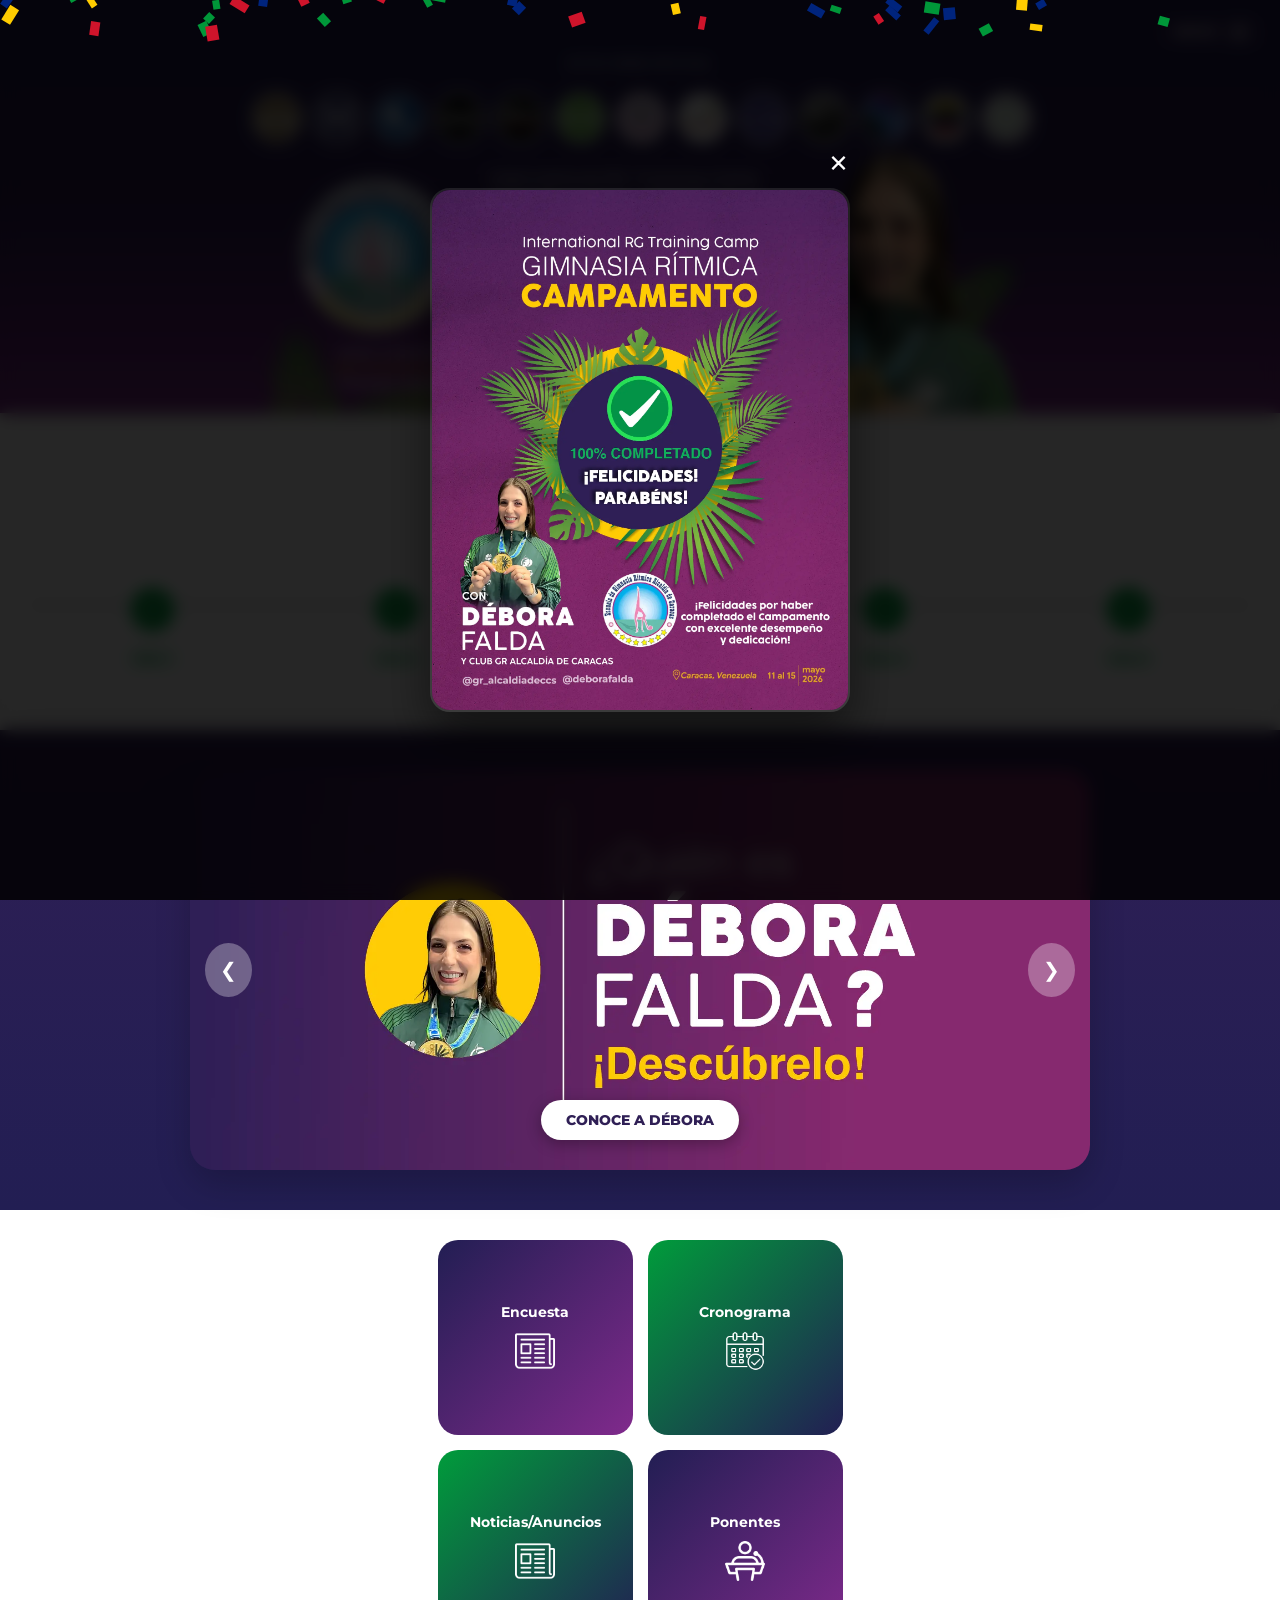
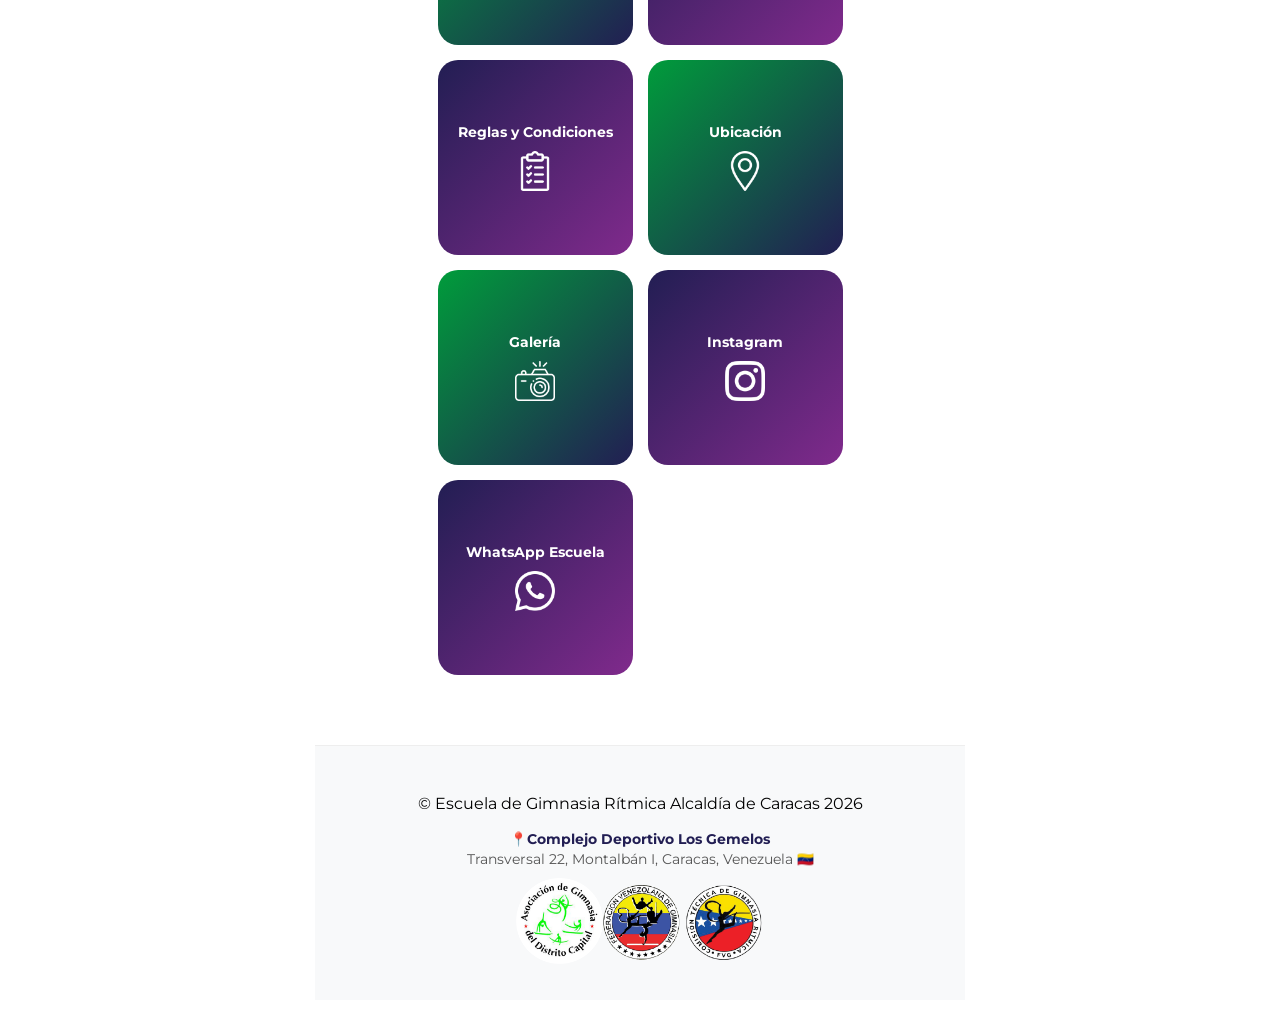
<file: index.html>
<!DOCTYPE html>
<html lang="es">
<head>
    <!-- Google tag (gtag.js) -->
<script async src="https://www.googletagmanager.com/gtag/js?id=G-EWKTLWK1FV"></script>
<script>
  window.dataLayer = window.dataLayer || [];
  function gtag(){dataLayer.push(arguments);}
  gtag('js', new Date());

  gtag('config', 'G-EWKTLWK1FV');
</script>
    <meta charset="UTF-8">
    <meta name="viewport" content="width=device-width, initial-scale=1.0">
    <title>GR Training Camp 2026 | Débora Falda</title>
    <link rel="stylesheet" href="css/style.css">
    <link rel="stylesheet" href="css/confetti.css">
    <link rel="stylesheet" href="css/popup.css">
    <link rel="stylesheet" href="css/livetracker.css">
    <link rel="stylesheet" href="css/toast.css">

    <link href="https://fonts.googleapis.com/css2?family=Montserrat:wght@400;700&display=swap" rel="stylesheet">
</head>
<body>



<canvas id="celebration-confetti-canvas" class="confetti-canvas-overlay"></canvas>



    <div class="menu-toggle" id="mobile-menu">
        <span class="menu-text">MENÚ</span>
        <div class="hamburger-lines">
            <span></span>
            <span></span>
            <span></span>
        </div>
    </div>

<header class="header">
    <span class="top-label">SITIO WEB OFICIAL</span>
    <img src="assets/banner-top.webp" alt="Banner" class="banner-img">
</header>


    <nav class="side-menu" id="side-menu">
    <div class="menu-header">
        <img src="assets/logo_alcaldiaccs.png" alt="Logo" class="menu-logo">
    </div>
    <ul class="menu-links">
        <li><a href="index.html"><img src="assets/icons/home.png" alt="Inicio" class="menu-icon">Inicio</a></li>
        <li><a href="cronograma.html"> <img src="assets/icons/calendar.png" alt="Inicio" class="menu-icon">Cronograma</a></li>
        <li><a href="speakers.html"> <img src="assets/icons/speaker.png" alt="Inicio" class="menu-icon">Ponentes</a></li>
        <li><a href="reglas.html"> <img src="assets/icons/rules.png" alt="Inicio" class="menu-icon">Reglamentos y Condiciones</a></li>
        <li><a href="ubicacion.html"> <img src="assets/icons/location.png" alt="Inicio" class="menu-icon">Ubicación</a></li>
        <li><a href="aliados.html"><img src="assets/icons/allies.png" alt="Inicio" class="menu-icon">Aliados</a></li>
        <li><a href="https://drive.google.com/drive/folders/1UGKyO4_4sRdnJH86louaYIsVn2MIFh9n?usp=drive_link" target="_blank"><img src="assets/icons/camera.png" alt="Inicio" class="menu-icon">Fotos</a></li>
        <li><a href="news.html"><img src="assets/icons/news.png" alt="Inicio" class="menu-icon">Noticias/Anuncios</a></li>
        <li><a href="#faq"><img src="assets/icons/qa.png" alt="Inicio" class="menu-icon">Preguntas Frecuentes</a></li>
        <li><a href="#faq"><img src="assets/icons/instagram.png" alt="Inicio" class="menu-icon">Instagram</a></li>
        <li><a href="debora.html"><img src="assets/icons/rg.png" alt="Inicio" class="menu-icon">Sobre Débora</a></li>
        <li><a href="#escuela"><img src="assets/icons/logo-alcaldia.jpg" alt="Inicio" class="menu-icon-special">Sobre el Club</a></li>
    </ul>
</nav>

<section class="live-tracker-container">
    <h1 class="tracker-title">CAMPAMENTO 100% COMPLETADO
        <span class="portuguese-subtitle">Missão cumprida! 100% concluído.</span>
    </h1>
    
    
    <div class="progress-bar-wrapper">
        <!-- DÍA 1 -->
        <div class="day-segment completed">
            <div class="status-marker">
                 <span class="check-icon">✓</span>
            </div>
            <span class="day-badge">Día 1</span>
        </div>

        <!-- DÍA 2 -->
        <div class="day-segment completed">
            <div class="status-marker">
                 <span class="check-icon">✓</span>
            </div>
            <span class="day-badge">Día 2</span>
        </div>

        <!-- DÍA 3 -->
        <div class="day-segment completed">
            <div class="status-marker">
                 <span class="check-icon">✓</span>
            </div>
            <span class="day-badge">Día 3</span>
        </div>

        <!-- DÍA 4 -->
        <div class="day-segment completed">
            <div class="status-marker">
                 <span class="check-icon">✓</span>
            </div>
            <span class="day-badge">Día 4</span>
        </div>

        <!-- DÍA 5 -->
        <div class="day-segment completed">
            <div class="status-marker">
                 <span class="check-icon">✓</span>
            </div>
            <span class="day-badge">Día 5</span>
        </div>
        
        <!-- Línea de fondo -->
        <div class="progress-line"></div>
    </div>
</section>


<section class="hero-slider-container">
    <div class="slider">
        <div class="slides">
            <!-- SLIDE DE DÉBORA (Nuevo) -->
            <div class="slide-item">
                <img src="assets/galeria/webp/slide_debora.webp" alt="¿Quién es Débora?">
                <div class="slide-overlay">
                    <a href="debora.html" class="slide-btn">CONOCE A DÉBORA</a>
                </div>
            </div>

            <div class="slide-item">
                <img src="assets/brazil_venezuela.png" alt="Foto 1">
                <!-- SLIDE 1
                <div class="slide-overlay">
                    <a href="news.html" class="slide-btn">Ver Noticias</a>
                </div> -->
            </div>

            <!-- SLIDE 2 -->
            <div class="slide-item">
                <img src="assets/inscripciones_abiertas.png" alt="Foto 3">
                <!-- SLIDE 
                <div class="slide-overlay">
                    <a href="reglas.html" class="slide-btn">Inscribirse</a>
                </div>1 -->
            </div>

            <!-- SLIDE 3 -->
            <div class="slide-item">
                <img src="assets/te_esperamos.png" alt="Foto 2">
            </div>

            <!-- SLIDE 4 -->
            <div class="slide-item">
                <img src="assets/campamento_autorizado.png" alt="Foto 4">
            </div>
        </div>
        
        <button class="prev" id="prevBtn">❮</button>
        <button class="next" id="nextBtn">❯</button>
    </div>
</section>


<div class="menu-overlay" id="menu-overlay"></div>



    <main class="container">
    <div class="bento-grid">

        <a href="https://forms.gle/XTE4q5QKKJuzQQEC9" target="_blank" class="bento-item item-1">
            <span>Encuesta</span>
            <img src="assets/icons/news.png" alt="Encuesta">
        </a>

        <a href="cronograma.html" class="bento-item item-2">
            <span>Cronograma</span>
            <img src="assets/icons/calendar.png" alt="Cronograma">
        </a>
        
        <a href="news.html" class="bento-item item-3">
            <span>Noticias/Anuncios</span>
            <img src="assets/icons/news.png" alt="Noticias/Anuncios">
        </a>

        <a href="speakers.html" class="bento-item item-4">
            <span>Ponentes</span>
            <img src="assets/icons/speaker.png" alt="Ponentes">
        </a>

         <a href="reglas.html" class="bento-item item-5">
            <span>Reglas y Condiciones</span>
            <img src="assets/icons/rules.png" alt="Reglas">
        </a>

        <a href="ubicacion.html" class="bento-item item-6">
            <span>Ubicación</span>
            <img src="assets/icons/location.png" alt="Ubicación">
        </a>


        <div class="bento-item item-7" id="btn-fotos">
            <span>Galería</span>
            <img src="assets/icons/camera.png" alt="Fotos">
        </div>

        <a href="https://www.instagram.com/gr_alcaldiadeccs" target="_blank" class="bento-item item-8">
            <span>Instagram</span>
            <img src="assets/icons/instagram.png" alt="Instagram">
        </a>

        <a href="https://wa.me/584126114927 " target="_blank" class="bento-item item-9">
            <span>WhatsApp Escuela</span>
            <img src="assets/icons/whatsapp.png" alt="WhatsApp">
        </a>

       
    </div>

    <div class="days-grid" id="grid-fotos">
        <h2>Descargar fotos</h2>
        <a href="https://drive.google.com/drive/folders/1Rs9687LRIrpU_h9WC3MrGdBv7uyxT5SP?usp=drive_link" target="_blank" class="day-card"><img src="assets/icons/camera.png" alt="Cámara"><span>Día 1</span></a>
        <a href="https://drive.google.com/drive/folders/1aZlLjX0qqn9OSNXcGFZJ8u2tUr5d9ffn?usp=sharing" target="_blank" class="day-card"><img src="assets/icons/camera.png" alt="Cámara"><span>Día 2</span></a>
        <a href="https://drive.google.com/drive/folders/1qR2_Se7geZBpXX7ZhZ94_CtKgC287wHe?usp=drive_link" class="day-card"><img src="assets/icons/camera.png" alt="Cámara"><span>Día 3</span></a>
        <a href="https://drive.google.com/drive/folders/1RduOWgmUcD6RB-giyx27B5ZTuPzo6tuh?usp=drive_link" class="day-card"><img src="assets/icons/camera.png" alt="Cámara"><span>Día 4</span></a>
        <a href="https://drive.google.com/drive/folders/1i12Z-iiZZ7t7cm_3M28Bnaz8bgfCuHXg?usp=drive_link" class="day-card"><img src="assets/icons/camera.png" alt="Cámara"><span>Día 5</span></a>
    </div>

    
    <footer class="main-footer">
        <p>&copy;  Escuela de Gimnasia Rítmica Alcaldía de Caracas 2026</p>
        <a href="https://maps.app.goo.gl/v8vh84R9nfTWKJ5R6" target="_blank" style="text-decoration: none; color: inherit;">
   <address>
       <strong>📍Complejo Deportivo Los Gemelos</strong><br>
        Transversal 22, Montalbán I, Caracas, Venezuela 🇻🇪
   </address>
</a>
<img src="assets/autorizados_logos.png" alt="Campamento Autorizado por la FVG" class="autorizados-logos">
    </footer>
</main>

<div id="welcome-modal" class="modal-overlay">
    <div class="modal-container">
        <span class="close-modal" id="close-welcome">&times;</span>
        <img src="assets/galeria/webp/parabens.webp" alt="Bienvenido al Campamento" class="welcome-image">
    </div>
</div>

<script>
    (function() {
        window.addEventListener('load', function() {
            var modal = document.getElementById('welcome-modal');
            var closeBtn = document.getElementById('close-welcome');


            if (sessionStorage.getItem('welcomeShown')) {
                modal.style.display = 'none';
                return; 
            }


            modal.classList.add('active');

            var closeModal = function() {
                modal.classList.remove('active');
                setTimeout(function() {
                    modal.style.display = 'none';
                }, 500);
                
          
                sessionStorage.setItem('welcomeShown', 'true');
            };

            closeBtn.onclick = closeModal;
            modal.onclick = function(event) {
                if (event.target === modal) closeModal();
            };
        });
    })();
</script>
<div id="toast-container" style="position: fixed; bottom: 20px; left: 20px; z-index: 99999; display: flex; flex-direction: column; gap: 10px; pointer-events: none;"></div>


<script>
    function showToast(message, storageKey, duration = 9000) {

         if (sessionStorage.getItem(storageKey)) {
        return; 
    }
        const container = document.getElementById('toast-container');
        const toast = document.createElement('div');
        
     
        toast.style.background = "rgba(45, 52, 54, 0.98)";
        toast.style.color = "white";
        toast.style.padding = "16px 24px";
        toast.style.borderRadius = "12px";
        toast.style.fontFamily = "'Montserrat', sans-serif";
        toast.style.fontSize = "0.9rem";
        toast.style.fontWeight = "600";
        toast.style.boxShadow = "0 10px 30px rgba(0,0,0,0.3)";
        toast.style.display = "flex";
        toast.style.alignItems = "center";
        toast.style.gap = "12px";
        toast.style.borderLeft = "5px solid #8e44ad"; 
        toast.style.transition = "all 0.5s ease";
        toast.style.transform = "translateX(-120%)";
        toast.style.pointerEvents = "auto";

        toast.innerHTML = `<span>🔔</span> <span>${message}</span>`;
        container.appendChild(toast);

       
        setTimeout(() => {
            toast.style.transform = "translateX(0)";
        }, 100);

       
        setTimeout(() => {
        toast.style.transform = "translateX(-120%)";
        setTimeout(() => {
            toast.remove();
          
            sessionStorage.setItem(storageKey, 'true');
        }, 600);
    }, duration);
}
    
    window.addEventListener('load', function() {
        console.log("Toast system initialized"); 
        setTimeout(() => {
            showToast("🎉🎉 ¡Felicidades por completar el Campamento! 🎉🎉");
        }, 3000); 

        setTimeout(() => {
            showToast("¡Esperamos que lo hayas disfrutado al máximo!");
        }, 5000);
        
    });
</script>

<script>
document.addEventListener("DOMContentLoaded", () => {
    const canvas = document.getElementById('celebration-confetti-canvas');
    if (!canvas) return;

    const ctx = canvas.getContext('2d');
    const VZ_BR_COLORS = ['#FFCC00', '#00247D', '#CF142B', '#009739'];
    
    let animationFrameId;
    let spawnIntervalId;
    let particles = [];
    const isMobile = window.innerWidth < 600;


    function resizeCanvas() {
        canvas.width = window.innerWidth;
        canvas.height = window.innerHeight;
    }
    resizeCanvas();
    window.addEventListener('resize', resizeCanvas);


    class ConfettiParticle {
        constructor() {
            this.x = Math.random() * canvas.width;
            this.y = Math.random() * -50 - 20; 
            this.width = Math.random() * 6 + (isMobile ? 4 : 6);
            this.height = Math.random() * 10 + (isMobile ? 5 : 8);
            this.color = VZ_BR_COLORS[Math.floor(Math.random() * VZ_BR_COLORS.length)];
            this.speedY = Math.random() * 2 + (isMobile ? 1.5 : 2.5);
            this.speedX = Math.random() * 1.5 - 0.75; 
            this.rotation = Math.random() * 360;
            this.rotationSpeed = Math.random() * 4 - 2;
        }

        update() {
            this.y += this.speedY;
            this.x += this.speedX;
            this.rotation += this.rotationSpeed;
        }

        draw() {
            ctx.save();
            ctx.translate(this.x + this.width / 2, this.y + this.height / 2);
            ctx.rotate((this.rotation * Math.PI) / 180);
            ctx.fillStyle = this.color;
            ctx.fillRect(-this.width / 2, -this.height / 2, this.width, this.height);
            ctx.restore();
        }
    }


    function spawnParticles() {
        const count = isMobile ? 1 : 3;
        for (let i = 0; i < count; i++) {
            particles.push(new ConfettiParticle());
        }
    }
    spawnIntervalId = setInterval(spawnParticles, isMobile ? 150 : 80);


    function renderLoop() {
        ctx.clearRect(0, 0, canvas.width, canvas.height); 

        for (let i = particles.length - 1; i >= 0; i--) {
            const p = particles[i];
            p.update();
            p.draw();

     
            if (p.y > canvas.height + 20) {
                particles.splice(i, 1);
            }
        }

        animationFrameId = requestAnimationFrame(renderLoop);
    }
    renderLoop();


    setTimeout(() => {
        clearInterval(spawnIntervalId); 
        
   
        setTimeout(() => {
            cancelAnimationFrame(animationFrameId);
            canvas.remove();
            console.log("Confetti Canvas Engine: Wiped cleanly to save mobile battery.");
        }, 5000);
    }, 180000); 
});

</script>

    <script src="js/script.js"></script>
</body>
</html>
</file>
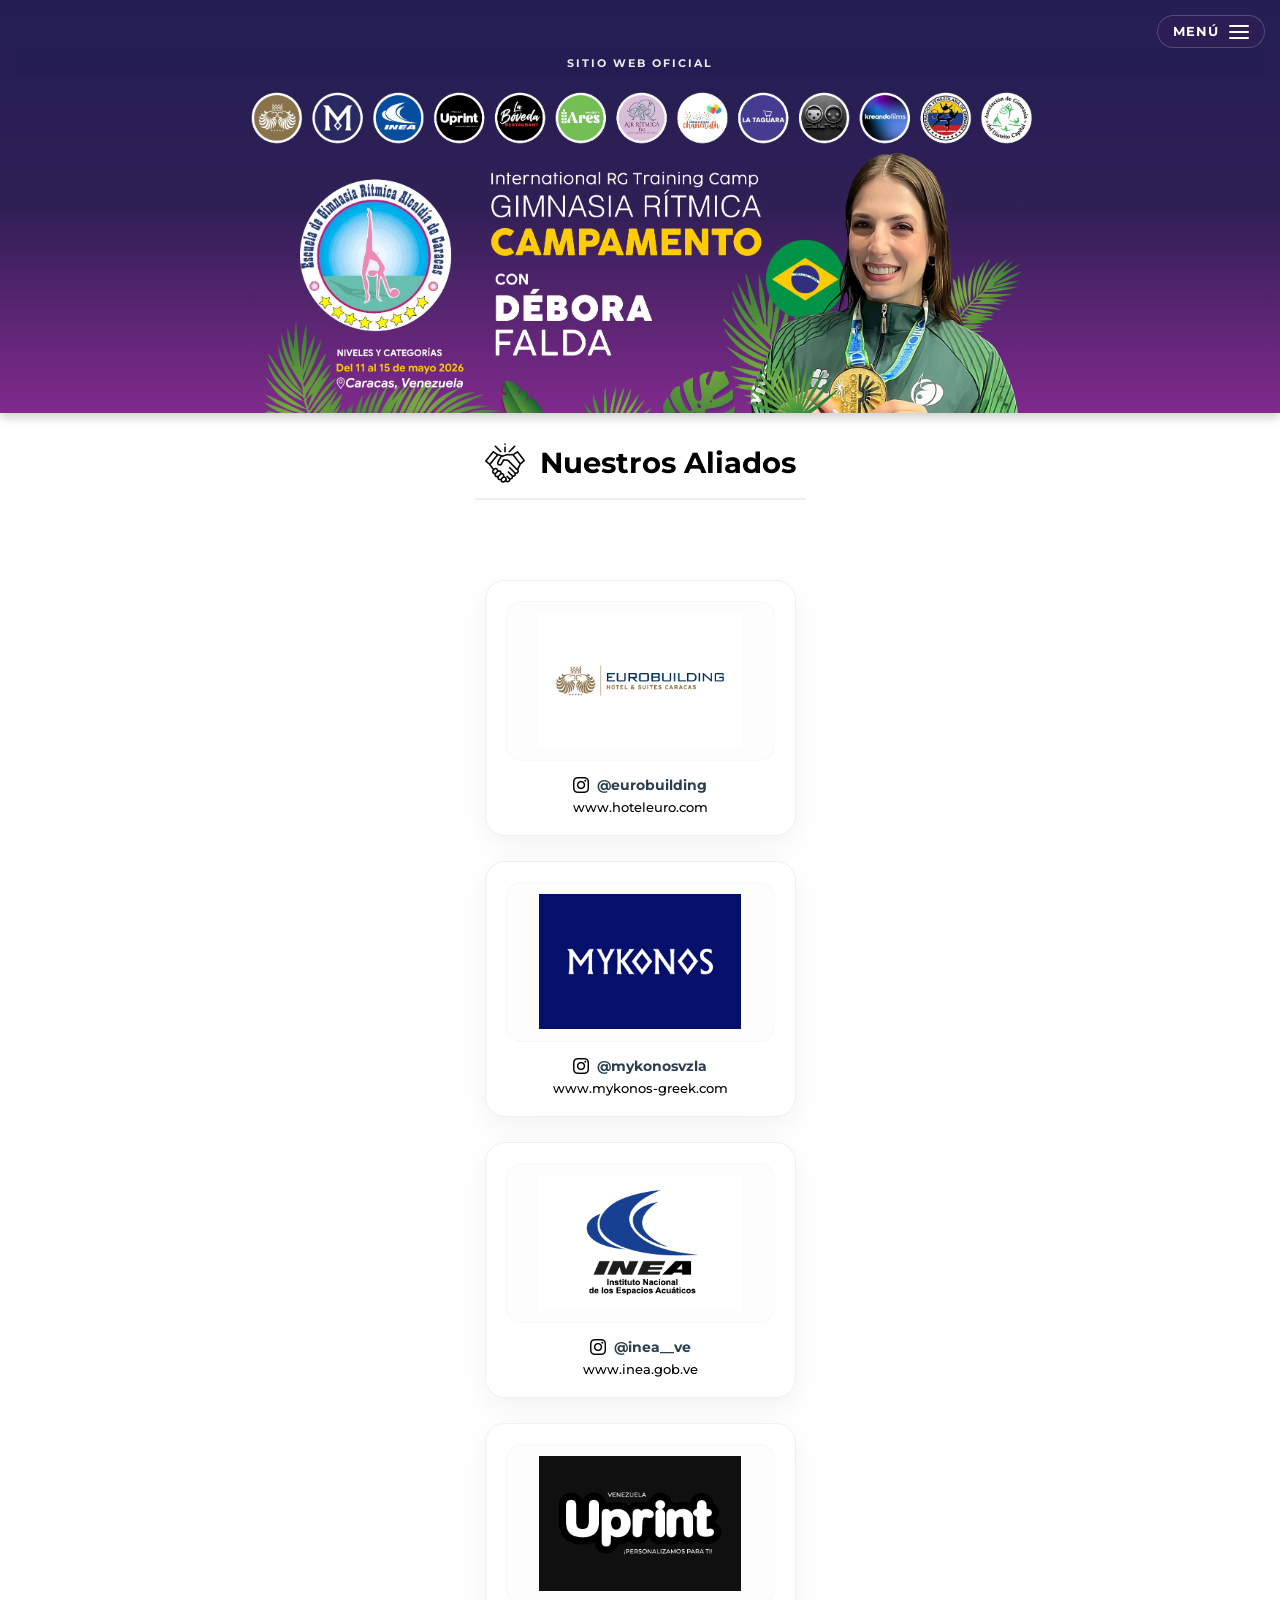
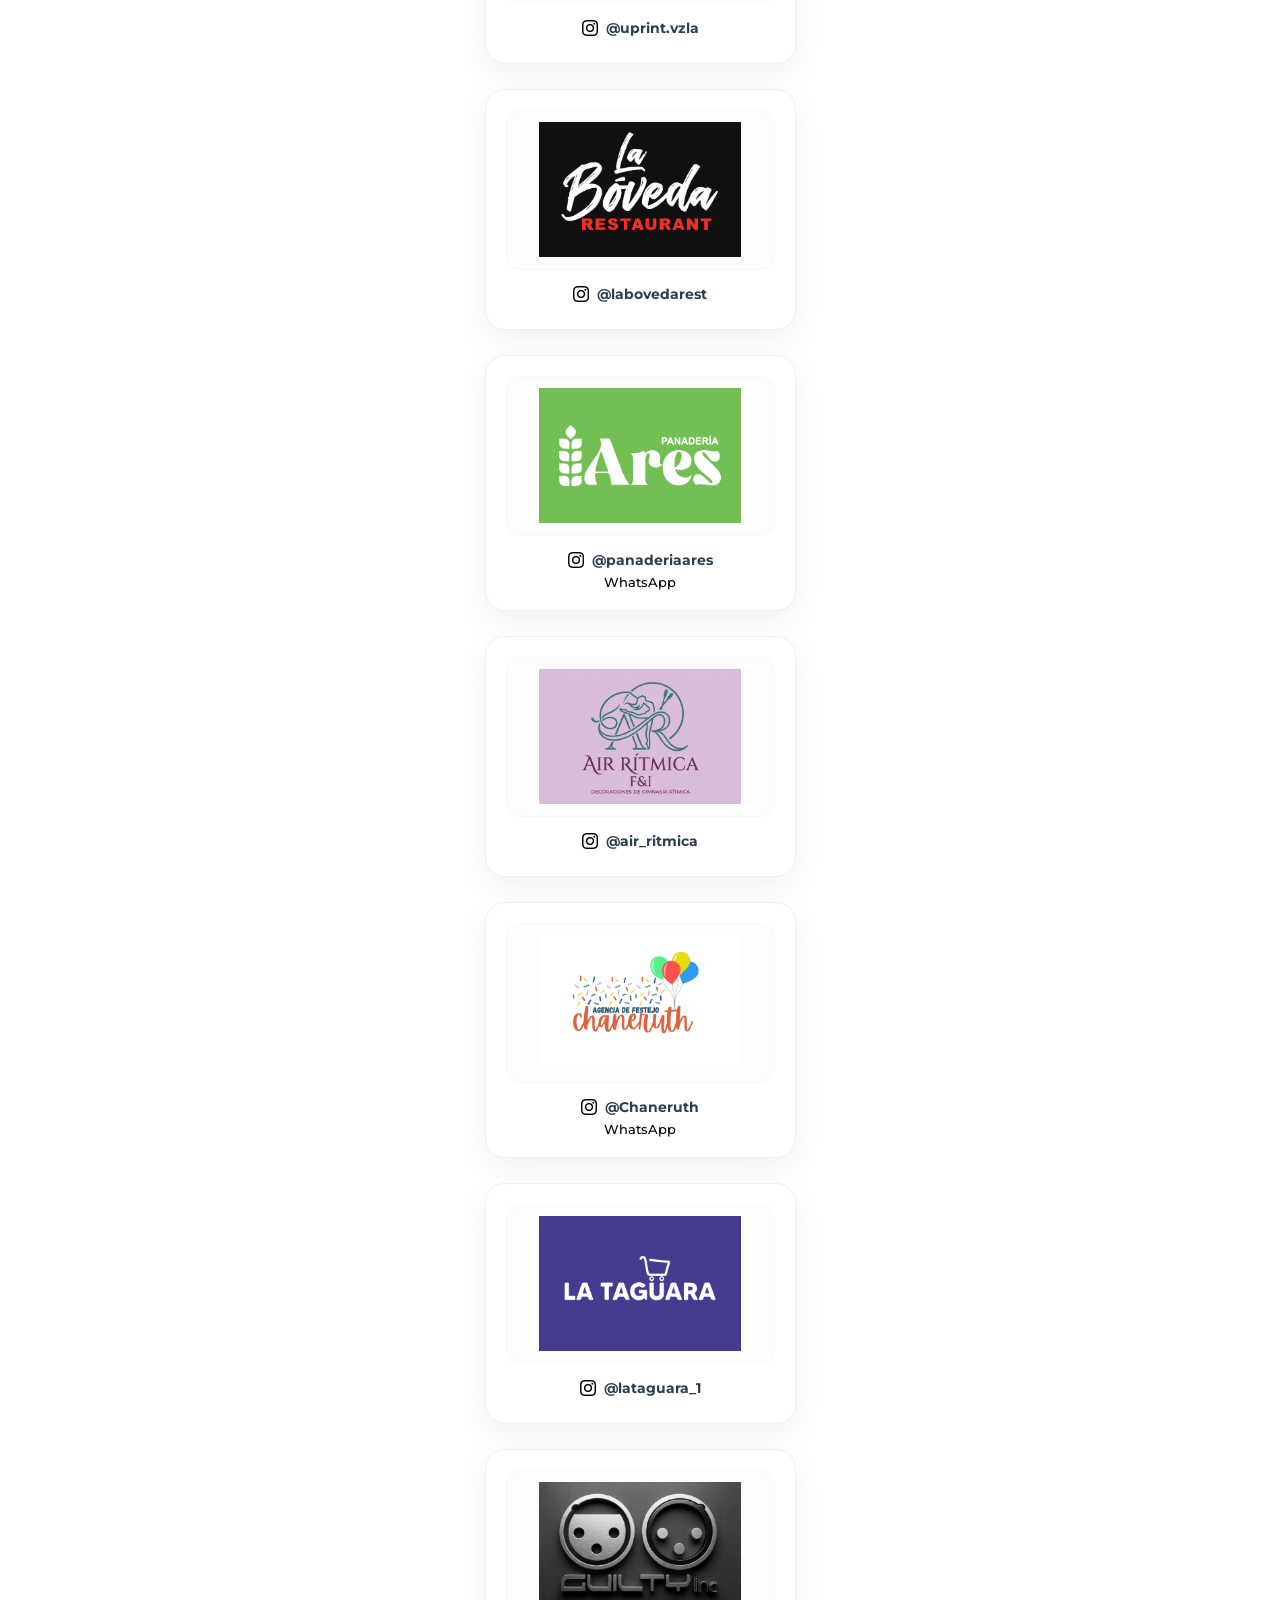
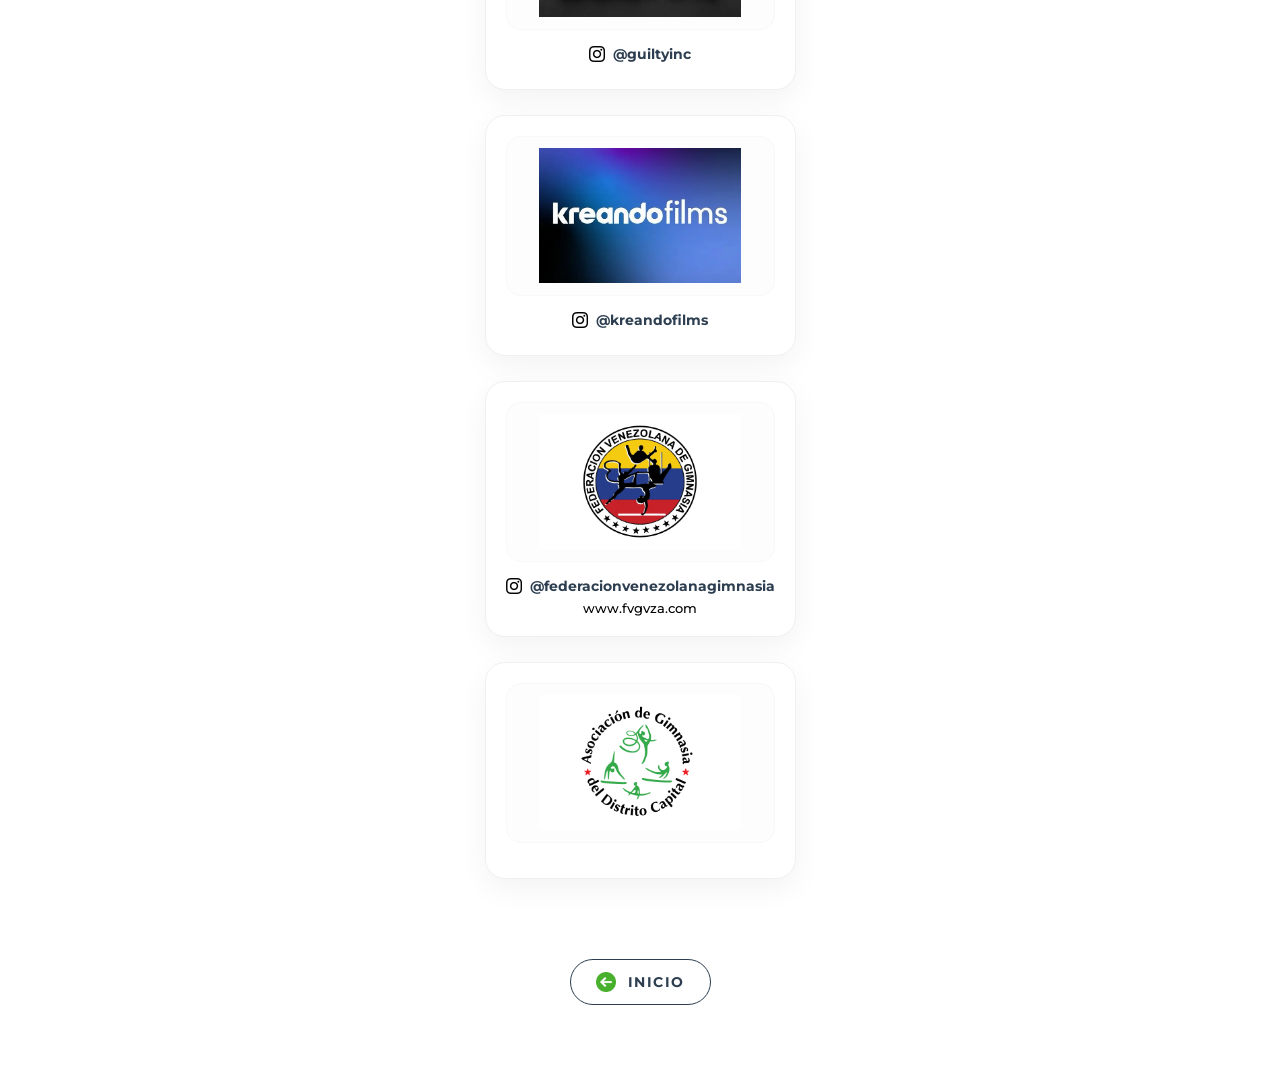
<file: aliados.html>
<html>
    <html lang="es">
<head>
    <meta charset="UTF-8">
    <meta name="viewport" content="width=device-width, initial-scale=1.0">
    <title>GR Training Camp 2026 | Débora Falda</title>
    <link rel="stylesheet" href="css/style.css">
    <link rel="stylesheet" href="css/aliados.css">
    <link href="https://fonts.googleapis.com/css2?family=Montserrat:wght@400;700&display=swap" rel="stylesheet">
</head>

    <body>

        <div class="menu-toggle" id="mobile-menu">
        <span class="menu-text">MENÚ</span>
        <div class="hamburger-lines">
            <span></span>
            <span></span>
            <span></span>
        </div>
    </div>

<header class="header">
    <span class="top-label">SITIO WEB OFICIAL</span>
    <img src="assets/banner-top.webp" alt="Banner" class="banner-img">
</header>

<nav class="side-menu" id="side-menu">
    <div class="menu-header">
        <img src="assets/logo_alcaldiaccs.png" alt="Logo" class="menu-logo">
    </div>
    <ul class="menu-links">
        <li><a href="index.html"><img src="assets/icons/home.png" alt="Inicio" class="menu-icon">Inicio</a></li>
        <li><a href="cronograma.html"> <img src="assets/icons/calendar.png" alt="Inicio" class="menu-icon">Cronograma</a></li>
        <li><a href="speakers.html"> <img src="assets/icons/speaker.png" alt="Inicio" class="menu-icon">Ponentes</a></li>
        <li><a href="reglas.html"> <img src="assets/icons/rules.png" alt="Inicio" class="menu-icon">Reglamentos y Condiciones</a></li>
        <li><a href="ubicacion.html"> <img src="assets/icons/location.png" alt="Inicio" class="menu-icon">Ubicación</a></li>
        <li><a href="aliados.html"><img src="assets/icons/allies.png" alt="Inicio" class="menu-icon">Aliados</a></li>
        <li><a href="https://drive.google.com/drive/folders/1UGKyO4_4sRdnJH86louaYIsVn2MIFh9n?usp=drive_link" target="_blank"><img src="assets/icons/camera.png" alt="Inicio" class="menu-icon">Fotos</a></li>
        <li><a href="news.html"><img src="assets/icons/news.png" alt="Inicio" class="menu-icon">Noticias/Anuncios</a></li>
        <li><a href="#faq"><img src="assets/icons/qa.png" alt="Inicio" class="menu-icon">Preguntas Frecuentes</a></li>
        <li><a href="#insta"><img src="assets/icons/instagram.png" alt="Inicio" class="menu-icon">Instagram</a></li>
        <li><a href="debora.html"><img src="assets/icons/rg.png" alt="Inicio" class="menu-icon">Sobre Débora</a></li>
        <li><a href="#escuela"><img src="assets/icons/logo-alcaldia.jpg" alt="Inicio" class="menu-icon-special">Sobre el Club</a></li>
    </ul>
</nav>


        <main class="container">
    <header class="section-header">
        <img src="assets/icons/allies.png" alt="Icon" class="header-icon">
        <h1 class="page-title">Nuestros Aliados</h1>
    </header>

    <div class="allies-grid">
        <!-- 1 - EUROBUILDING -->

        <div class="ally-card">
            <div class="logo-box">
                <img src="assets/galeria/webp/eurobuilding.png" alt="Hotel Eurobuilding" class="ally-logo">
            </div>
            <div class="ally-info">
                <div class="ally-instagram">
                    <img src="assets/icons/instagram.png" alt="IG" class="mini-icon">
                    <a href="https://instagram.com/eurobuilding" target="_blank">@eurobuilding</a>
                </div>
                <a href="https://hoteleuro.com/" class="ally-web" target="_blank">www.hoteleuro.com</a>
            </div>
        </div>

          <!-- 2 - MYKONOS -->
        <div class="ally-card">
            <div class="logo-box">
                <img src="assets/galeria/webp/mykonos.png" alt="Mykonos" class="ally-logo">
            </div>
            <div class="ally-info">
                <div class="ally-instagram">
                    <img src="assets/icons/instagram.png" alt="IG" class="mini-icon">
                    <a href="https://instagram.com/mykonosvzla" target="_blank">@mykonosvzla</a>
                </div>
                <!-- Only shows if they have a website -->
                <a href="https://mykonos-greek.com" class="ally-web" target="_blank">www.mykonos-greek.com</a>
            </div>
        </div>
        

        <!-- 3 INEA -->
        <div class="ally-card">
            <div class="logo-box">
                <img src="assets/galeria/webp/inea.png" alt="INEA" class="ally-logo">
            </div>
            <div class="ally-info">
                <div class="ally-instagram">
                    <img src="assets/icons/instagram.png" alt="IG" class="mini-icon">
                    <a href="https://instagram.com/inea__ve" target="_blank">@inea__ve</a>
                </div>
                <a href="https://www.inea.gob.ve/" class="ally-web" target="_blank">www.inea.gob.ve</a>
            </div>
        </div>

        <!-- 4 Uprint -->

        <div class="ally-card">
            <div class="logo-box">
                <img src="assets/galeria/webp/uprint.png" alt="Uprint Venezuela" class="ally-logo">
            </div>
            <div class="ally-info">
                <div class="ally-instagram">
                    <img src="assets/icons/instagram.png" alt="IG" class="mini-icon">
                    <a href="https://instagram.com/uprint.vzla" target="_blank">@uprint.vzla</a>
                </div>
            </div>
        </div>

        <!-- 5 La Boveda RESTAURANT -->

        <div class="ally-card">
            <div class="logo-box">
                <img src="assets/galeria/webp/boveda_restaurant.png" alt="La Bóveda Restaurant" class="ally-logo">
            </div>
            <div class="ally-info">
                <div class="ally-instagram">
                    <img src="assets/icons/instagram.png" alt="IG" class="mini-icon">
                    <a href="https://instagram.com/labovedarest" target="_blank">@labovedarest</a>
                </div>
            </div>
        </div>

        <!-- 6 Ares Panadería -->

        <div class="ally-card">
            <div class="logo-box">
                <img src="assets/galeria/webp/ares_panaderia.png" alt="Ares Panadería" class="ally-logo">
            </div>
            <div class="ally-info">
                <div class="ally-instagram">
                    <img src="assets/icons/instagram.png" alt="IG" class="mini-icon">
                    <a href="https://instagram.com/panaderiaares" target="_blank">@panaderiaares</a>
                </div>
                <a href="https://wa.me/584242581280" class="ally-web" target="_blank">WhatsApp</a>
            </div>
        </div>

        
        <!-- 7 Air Ritmica -->

        <div class="ally-card">
            <div class="logo-box">
                <img src="assets/galeria/webp/air_ritmica.png" alt="Air Rítmica F&I" class="ally-logo">
            </div>
            <div class="ally-info">
                <div class="ally-instagram">
                    <img src="assets/icons/instagram.png" alt="IG" class="mini-icon">
                    <a href="https://instagram.com/air_ritmica" target="_blank">@air_ritmica</a>
                </div>
            </div>
        </div>

        <!-- 8 Chaneruth Agencia Festejos -->

        <div class="ally-card">
            <div class="logo-box">
                <img src="assets/galeria/webp/chaneruth_agencia.png" alt="Chaneruth Agencia de Festejos" class="ally-logo">
            </div>
            <div class="ally-info">
                <div class="ally-instagram">
                    <img src="assets/icons/instagram.png" alt="IG" class="mini-icon">
                    <a href="https://instagram.com/chaneruth" target="_blank">@Chaneruth</a>
                </div>
                <a href="https://wa.me/584129293995" class="ally-web" target="_blank">WhatsApp</a>
            </div>
        </div>

        <!-- 9 La Taguara -->

        <div class="ally-card">
            <div class="logo-box">
                <img src="assets/galeria/webp/taguara.png" alt="La Taguara" class="ally-logo">
            </div>
            <div class="ally-info">
                <div class="ally-instagram">
                    <img src="assets/icons/instagram.png" alt="IG" class="mini-icon">
                    <a href="https://instagram.com/lataguara_1" target="_blank">@lataguara_1</a>
                </div>
            </div>
        </div>

        <!-- 10 Guilty Inc -->

        <div class="ally-card">
            <div class="logo-box">
                <img src="assets/galeria/webp/guiltyinc.webp" alt="Guilty Inc. Producciones" class="ally-logo">
            </div>
            <div class="ally-info">
                <div class="ally-instagram">
                    <img src="assets/icons/instagram.png" alt="IG" class="mini-icon">
                    <a href="https://instagram.com/guiltyinc" target="_blank">@guiltyinc</a>
                </div>
            </div>
        </div>


         <!-- 11 Kreando Films -->

        <div class="ally-card">
            <div class="logo-box">
                <img src="assets/galeria/webp/kreandofilms.webp" alt="Kreandofilms" class="ally-logo">
            </div>
            <div class="ally-info">
                <div class="ally-instagram">
                    <img src="assets/icons/instagram.png" alt="IG" class="mini-icon">
                    <a href="https://instagram.com/kreandofilms" target="_blank">@kreandofilms</a>
                </div>
            </div>
        </div>

        <!-- 12 FVG -->

        <div class="ally-card">
            <div class="logo-box">
                <img src="assets/galeria/webp/fvg.png" alt="Federación Venezolana de Gimnasia" class="ally-logo">
            </div>
            <div class="ally-info">
                <div class="ally-instagram">
                    <img src="assets/icons/instagram.png" alt="IG" class="mini-icon">
                    <a href="https://instagram.com/federacionvenezolanagimnasia" target="_blank">@federacionvenezolanagimnasia</a>
                </div>
                <a href="https://fvgvza.com" class="ally-web" target="_blank">www.fvgvza.com</a>
            </div>
        </div>

        <!-- 13 Asociación -->

        <div class="ally-card">
            <div class="logo-box">
                <img src="assets/galeria/webp/asociacion.png" alt="Asociación de Gimnasia del Distrito Capital" class="ally-logo">
            </div>
            <div class="ally-info">
            </div>
        </div>
        
    </div>

     <div class="back-home-wrapper">
        <a href="index.html" class="btn-back-home">
            <img src="assets/icons/left-arrow.png" alt="Back" class="back-icon">
            <span>INICIO</span>
        </a>
    </div>
</main>
 <script src="js/script.js"></script>
    </body>
</html>
</file>
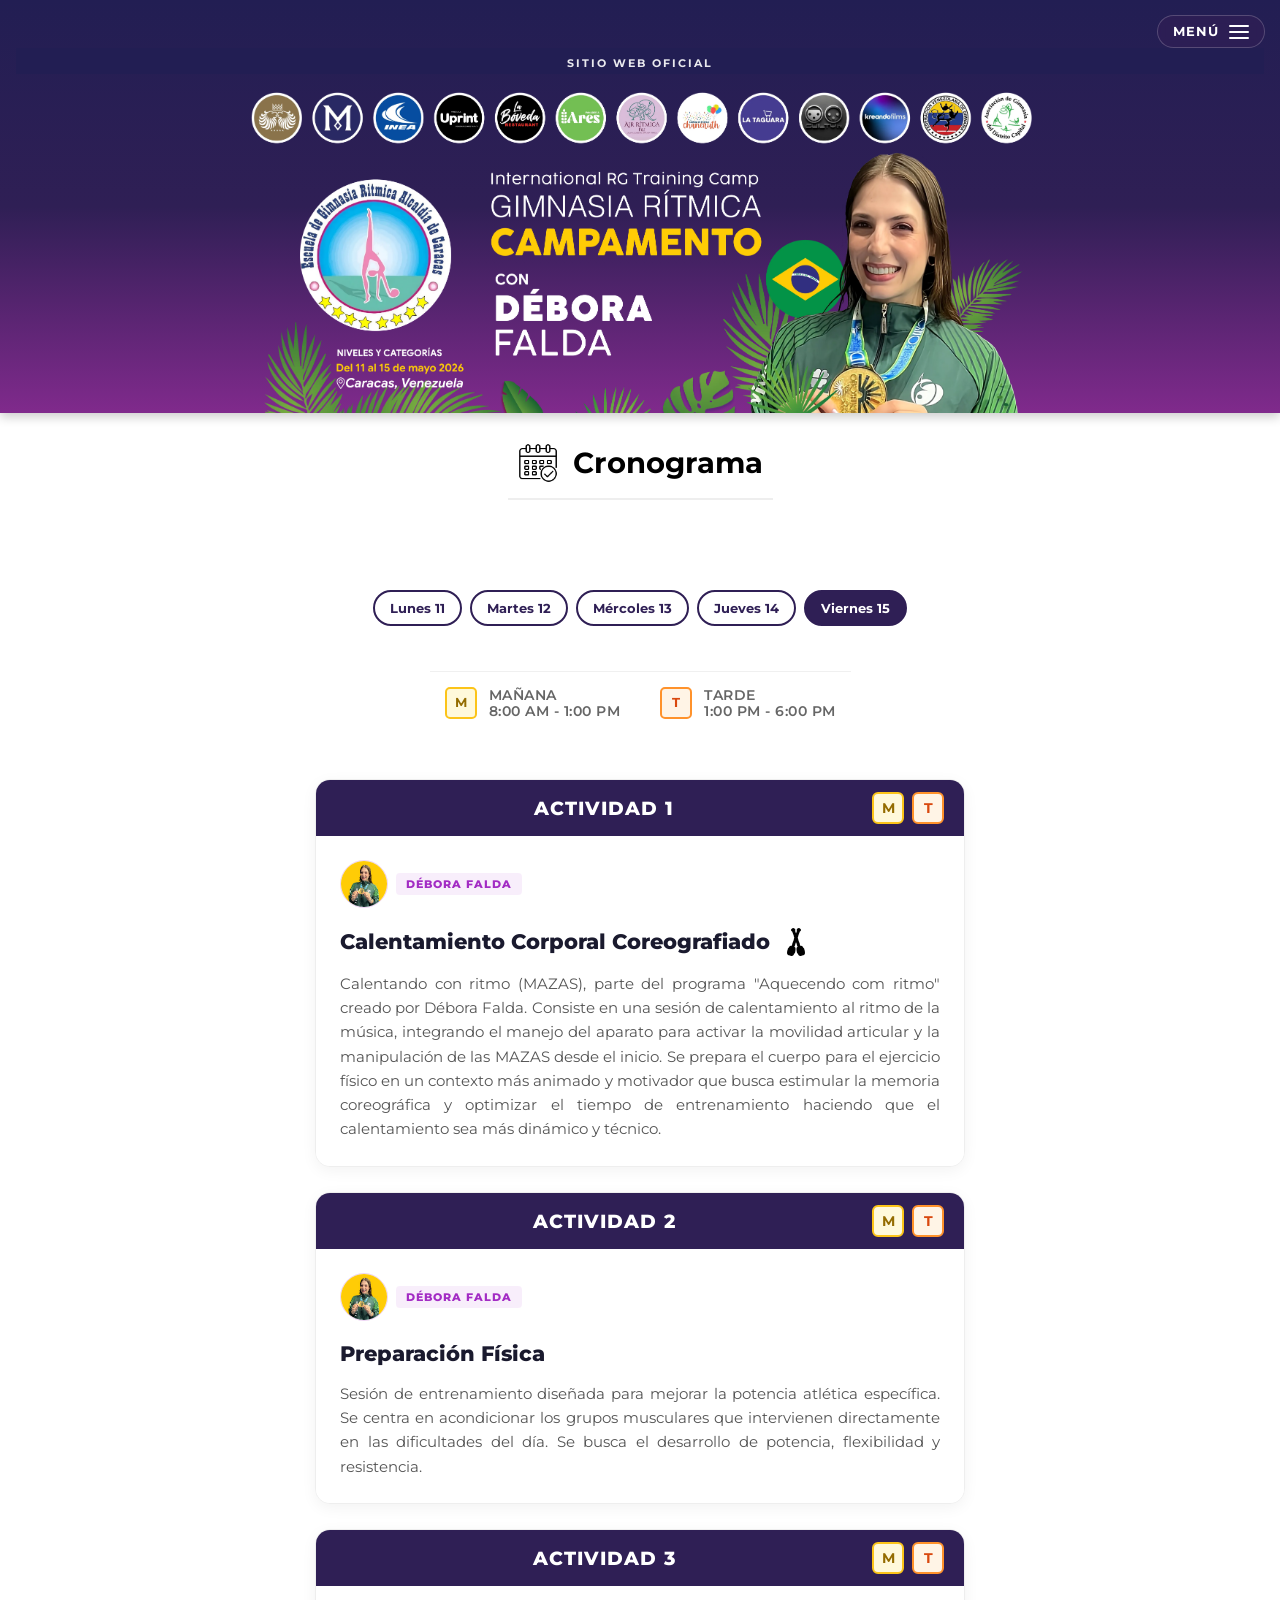
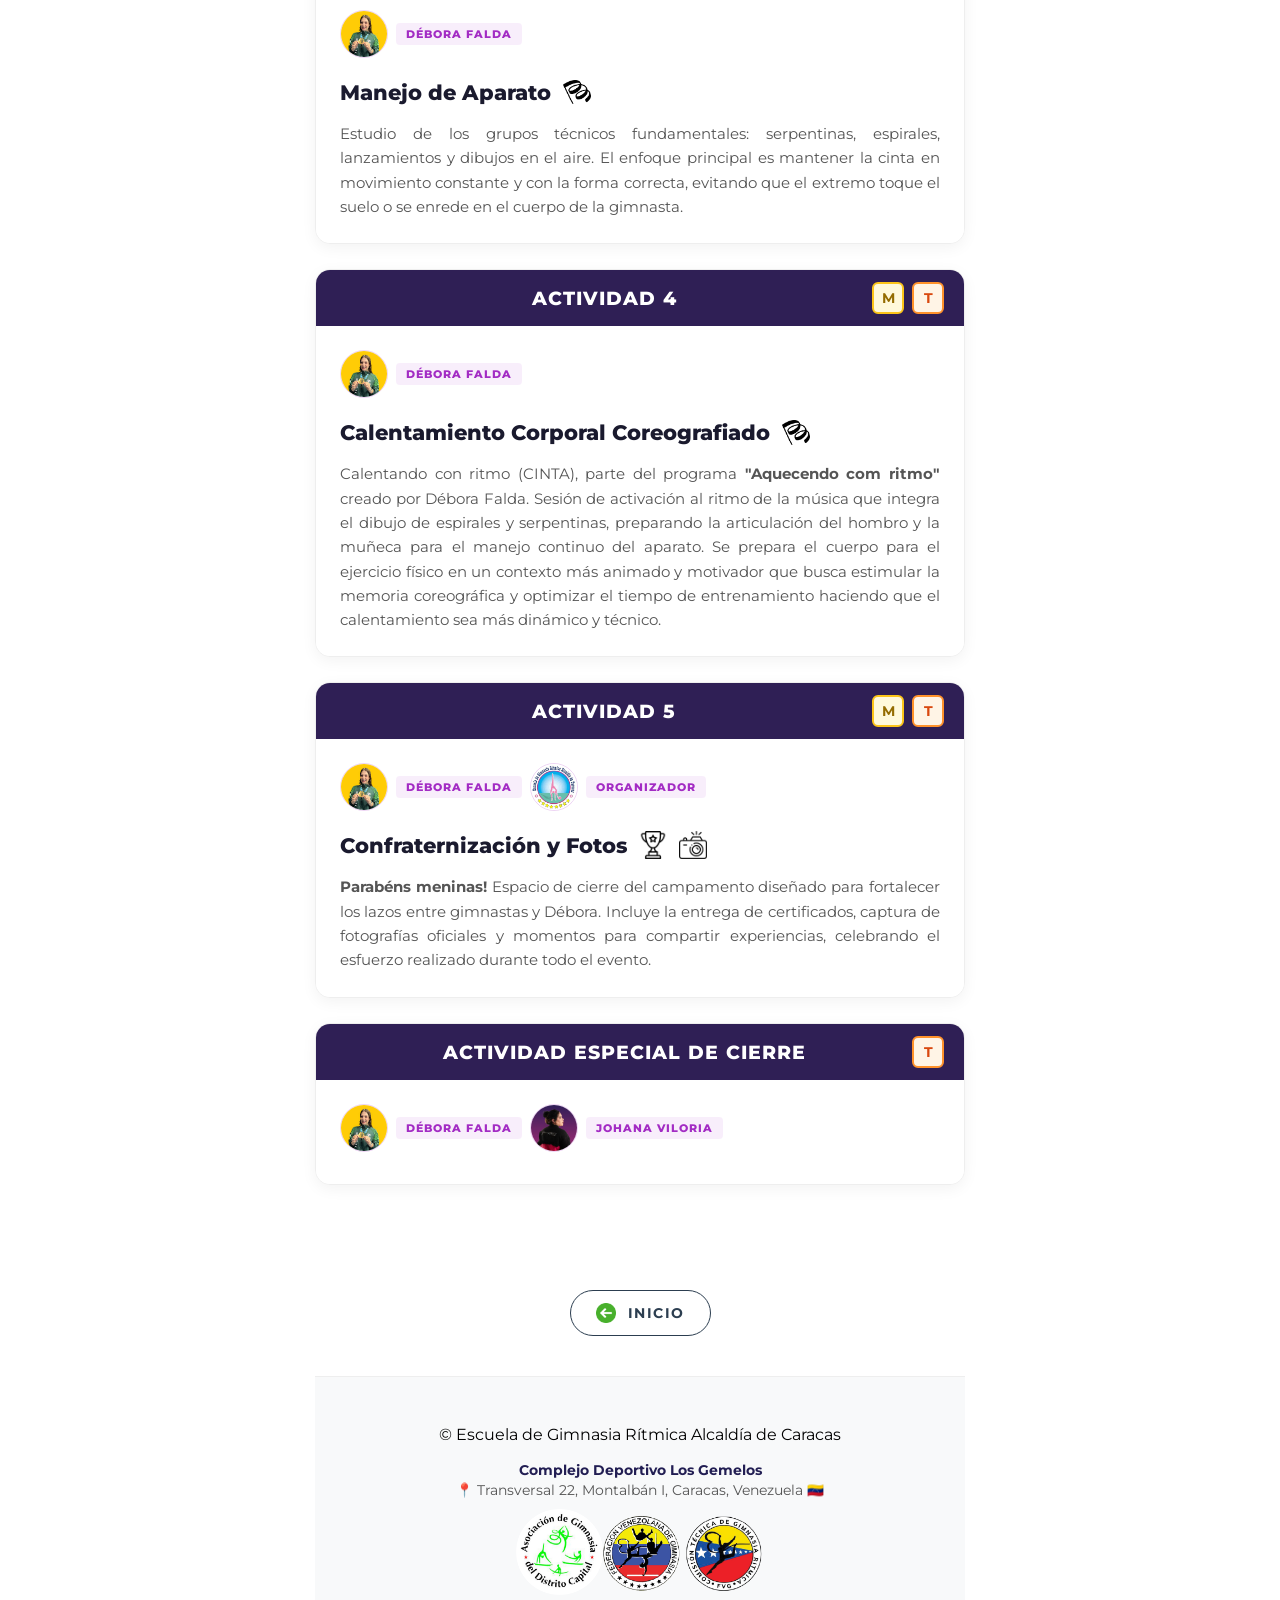
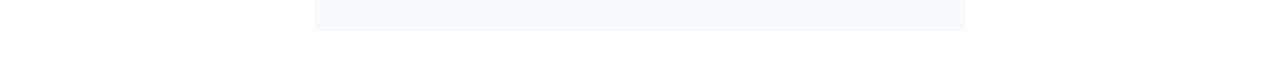
<file: cronograma.html>
<!DOCTYPE html>
<html lang="es">
<head>

    <!-- Google tag (gtag.js) -->
<script async src="https://www.googletagmanager.com/gtag/js?id=G-EWKTLWK1FV"></script>
<script>
  window.dataLayer = window.dataLayer || [];
  function gtag(){dataLayer.push(arguments);}
  gtag('js', new Date());

  gtag('config', 'G-EWKTLWK1FV');
</script>
    <meta charset="UTF-8">
    <meta name="viewport" content="width=device-width, initial-scale=1.0">
    <title>GR Training Camp 2026 | Débora Falda</title>
    <link rel="stylesheet" href="css/style.css">
    <link rel="stylesheet" href="css/cronograma.css">
    <link href="https://fonts.googleapis.com/css2?family=Montserrat:wght@400;700&display=swap" rel="stylesheet">
</head>
<body>

    <div class="menu-toggle" id="mobile-menu">
        <span class="menu-text">MENÚ</span>
        <div class="hamburger-lines">
            <span></span>
            <span></span>
            <span></span>
        </div>
    </div>

<nav class="side-menu" id="side-menu">
    <div class="menu-header">
        <img src="assets/logo_alcaldiaccs.png" alt="Logo" class="menu-logo">
    </div>
    <ul class="menu-links">
        <li><a href="index.html"><img src="assets/icons/home.png" alt="Inicio" class="menu-icon">Inicio</a></li>
        <li><a href="cronograma.html"> <img src="assets/icons/calendar.png" alt="Inicio" class="menu-icon">Cronograma</a></li>
        <li><a href="speakers.html"> <img src="assets/icons/speaker.png" alt="Inicio" class="menu-icon">Ponentes</a></li>
        <li><a href="reglas.html"> <img src="assets/icons/rules.png" alt="Inicio" class="menu-icon">Reglamentos y Condiciones</a></li>
        <li><a href="ubicacion.html"> <img src="assets/icons/location.png" alt="Inicio" class="menu-icon">Ubicación</a></li>
        <li><a href="aliados.html"><img src="assets/icons/allies.png" alt="Inicio" class="menu-icon">Aliados</a></li>
        <li><a href="https://drive.google.com/drive/folders/1UGKyO4_4sRdnJH86louaYIsVn2MIFh9n?usp=drive_link" target="_blank"><img src="assets/icons/camera.png" alt="Inicio" class="menu-icon">Fotos</a></li>
        <li><a href="news.html"><img src="assets/icons/news.png" alt="Inicio" class="menu-icon">Noticias/Anuncios</a></li>
        <li><a href="#faq"><img src="assets/icons/qa.png" alt="Inicio" class="menu-icon">Preguntas Frecuentes</a></li>
        <li><a href="#faq"><img src="assets/icons/instagram.png" alt="Inicio" class="menu-icon">Instagram</a></li>
        <li><a href="debora.html"><img src="assets/icons/rg.png" alt="Inicio" class="menu-icon">Sobre Débora</a></li>
        <li><a href="#escuela"><img src="assets/icons/logo-alcaldia.jpg" alt="Inicio" class="menu-icon-special">Sobre el Club</a></li>
    </ul>
</nav>

<header class="header">
    <span class="top-label">SITIO WEB OFICIAL</span>
        <img src="assets/banner-top.webp" alt="Niveles y Categorías - Escuela de Gimnasia Rítmica Alcaldía de Caracas - 11 al 17 de mayo 2026" class="banner-img">
    </header>

<div class="menu-overlay" id="menu-overlay"></div>
    <main class="container">

    <header class="section-header">
        <img src="assets/icons/calendar.png" alt="News Icon" class="header-icon">
        <h1 class="page-title">Cronograma</h1>
    </header>

    <div class="day-selector">
        <button class="filter-btn" data-target="day-lunes">Lunes 11</button>
        <button class="filter-btn" data-target="day-martes">Martes 12</button>
        <button class="filter-btn" data-target="day-miercoles">Mércoles 13</button>
        <button class="filter-btn" data-target="day-jueves">Jueves 14</button>
        <button class="filter-btn active" data-target="day-viernes">Viernes 15</button>
    </div>

    <div class="schedule-legend">
    <div class="legend-item">
        <div class="period-box morning">M</div>
        <div class="legend-text">
            <span class="period-name">Mañana</span>
            <span class="period-time">8:00 AM - 1:00 PM</span>
        </div>
    </div>
    <div class="legend-item">
        <div class="period-box afternoon">T</div>
         <div class="legend-text">
            <span class="period-name">Tarde</span>
            <span class="period-time">1:00 PM - 6:00 PM</span>
        </div>
    </div>
</div>

    <div class="schedule-wrapper">

    <!-- L U N E S -->
    
    <div id="day-lunes" class="schedule-day-container" >

        <div class="schedule-item">
        <div class="schedule-header">
            <span class="activity-label">ACTIVIDAD 1</span>
            <div class="period-container">
                <div class="period-box morning">M</div>
                <div class="period-box afternoon">T</div>
            </div>
        </div>
        <div class="activity-details">
            <div class="speaker-tag-wrapper">
                <img src="assets/debora_icon.jpg" alt="Débora Falda" class="tag-avatar">
                <a href="debora.html"><span class="category">DÉBORA FALDA</span></a>
            </div>
            <div class="title-with-icon">
                <h3>Calentamiento Corporal Coreografiado</h3>
            </div>
            <p> Calentando con ritmo <strong>(sin aparato)</strong>, parte del programa <strong>"Aquecendo com ritmo"</strong> creado por Débora Falda. Se prepara el cuerpo para el ejercicio físico en un contexto más animado y motivador que busca estimular la memoria coreográfica y optimizar el tiempo de entrenamiento haciendo que el calentamiento sea más dinámico y técnico. Se realiza calentamiento articular previo sin música. </p>
        </div>
    </div>

    <div class="schedule-item">
        <div class="schedule-header">
            <span class="activity-label">ACTIVIDAD 2</span>
            <div class="period-container">
                <div class="period-box morning">M</div>
                <div class="period-box afternoon">T</div>
            </div>
        </div>
        <div class="activity-details">
            <div class="speaker-tag-wrapper">
                <img src="assets/debora_icon.jpg" alt="Débora Falda" class="tag-avatar">
                <a href="debora.html"><span class="category">DÉBORA FALDA</span></a>
            </div>
            <div class="title-with-icon">
                <h3>Preparación Física</h3>
            </div>
            <p>Sesión de entrenamiento sistemático para mejorar y desarrollar las capacidades motoras (fuerza, resistencia, velocidad, o flexibilidad). Se enfoca en fortalecer y estabilizar los grupos musculares que intervienen directamente en los objetivos o enfoques del día. </p>
        </div>
    </div>


     <div class="schedule-item">
        <div class="schedule-header">
            <span class="activity-label">ACTIVIDAD 3</span>
            <div class="period-container">
                <div class="period-box morning">M</div>
                <div class="period-box afternoon">T</div>
            </div>
        </div>
        <div class="activity-details">
            <div class="speaker-tag-wrapper">
                <img src="assets/debora_icon.jpg" alt="Débora Falda" class="tag-avatar">
                <a href="debora.html"><span class="category">DÉBORA FALDA</span></a>
            </div>
            <div class="title-with-icon">
                <h3>Flexibilidad</h3>
            </div>
             <p>Enfoque específico sobre esta capacidad motora. Sesión dedicada a la optimización del rango articular y la elongación muscular. Para entrenar esta capacidad se suelen realizar ejercicios de flexibilidad activa y pasiva orientados a mejorar las líneas estéticas.</p>
            <p><strong>Flexibilidad Pasiva:</strong> es la que utiliza una fuerza externa (el propio peso, una compañera o el suelo) para alcanzar el límite del estiramiento. Es la base para ganar amplitud. </p>
            <p><strong> Flexibilidad Activa:</strong> Es la más difícil y en la que se enfoca este programa. La gimnasta debe alcanzar y mantener esa amplitud usando solo su propia fuerza muscular.</p>
        </div>
    </div>

    <div class="schedule-item">
        <div class="schedule-header">
            <span class="activity-label">ACTIVIDAD 4</span>
            <div class="period-container">
                <div class="period-box morning">M</div>
                <div class="period-box afternoon">T</div>
            </div>
        </div>
        <div class="activity-details">
            <div class="speaker-tag-wrapper">
                <img src="assets/debora_icon.jpg" alt="Débora Falda" class="tag-avatar">
                <a href="debora.html"><span class="category">DÉBORA FALDA</span></a>
            </div>
            <div class="title-with-icon">
                
                <h3>Manejo de Cuerda</h3>
                <img src="assets/icons/rope.png" alt="Cuerda" class="apparatus-icon">
            </div>
            <p>Metodología avanzada para la técnica de aparato con la Cuerda. Revisión y corrección sobre los grupos técnicos del aparato: saltitos, escapadas, rotaciones o lanzamientos. Se trabaja la coordinación óculo-manual y el mantenimiento de la forma de la cuerda, evitando que pierda su tensión o toque el suelo de forma indebida.</p>
        </div>

        
    </div>

    <div class="schedule-item">
        <div class="schedule-header">
            <span class="activity-label">ACTIVIDAD 5</span>
            <div class="period-container">
                <div class="period-box morning">M</div>
                <div class="period-box afternoon">T</div>
            </div>
        </div>
        <div class="activity-details">
            <div class="speaker-tag-wrapper">
                <img src="assets/galeria/webp/johana_dancer.webp" alt="Johana Viloria" class="tag-avatar">
                <a href="speakers.html#johana-viloria"><span class="category">JOHANA VILORIA</span></a>
            </div>
            <div class="title-with-icon">
                <h3>Expresión Corporal con Johana's Dance Academy</h3>
            </div>
            <p>La expresión corporal se enfoca en <strong>'humanizar'</strong> el movimiento para transformar cada rutina en una historia contada a través del cuerpo. Este arte lo conoce y domina a la perfección Johana Viloria, fundadora y directora de la reconocida academia capitalina de bailarines integrales Johana's Dance. Con su charla, <strong>Johana's Dance “Emotion in Motion”</strong>, Viloria nos enseñará que la gimnasta no solo debe ejecutar, sino también comunicar;  debe proyectar la energía de sus movimientos a sus espectadores para crear presentaciones emotivas de impacto. </p>
            <p><strong>Descubre más sobre su trayectoria y enfoque en nuestra sección de <a href="speakers.html">PONENTES</a>.</strong></p>
        </div>
    </div>
    </div>

    <!-- M A R T E S -->

    <div id="day-martes" class="schedule-day-container">
         <div class="schedule-item">
        <div class="schedule-header">
            <span class="activity-label">ACTIVIDAD 1</span>
            <div class="period-container">
                <div class="period-box morning">M</div>
                <div class="period-box afternoon">T</div>
            </div>
        </div>
        <div class="activity-details">
            <div class="speaker-tag-wrapper">
                <img src="assets/debora_icon.jpg" alt="Débora Falda" class="tag-avatar">
                <a href="debora.html"><span class="category">DÉBORA FALDA</span></a>
            </div>
            <div class="title-with-icon">
                <h3>Calentamiento Corporal Coreografiado</h3>
                <img src="assets/icons/rope.png" alt="Cuerda" class="apparatus-icon">
            </div>
            <p>Calentando con ritmo <strong>(CUERDA)</strong>, parte del programa <strong>"Aquecendo com ritmo"</strong> creado por Débora Falda. Consiste en una sesión de calentamiento al ritmo de la música, integrando el manejo de la CUERDA para activar la movilidad articular y la manipulación del aparato desde el inicio. Se prepara el cuerpo para el ejercicio físico en un contexto más animado y motivador que busca estimular la memoria coreográfica y optimizar el tiempo de entrenamiento haciendo que el calentamiento sea más dinámico y técnico. </p>
        </div>
    </div>

        

         <div class="schedule-item">
        <div class="schedule-header">
            <span class="activity-label">ACTIVIDAD 2</span>
            <div class="period-container">
                <div class="period-box morning">M</div>
                <div class="period-box afternoon">T</div>
            </div>
        </div>
        <div class="activity-details">
            <div class="speaker-tag-wrapper">
                <img src="assets/debora_icon.jpg" alt="Débora Falda" class="tag-avatar">
                <a href="debora.html"><span class="category">DÉBORA FALDA</span></a>
            </div>
            <div class="title-with-icon">
                <h3>Ballet</h3>
                <img src="assets/icons/ballet.png" alt="Cuerda" class="apparatus-icon">
            </div>
            <p>Clase complementaria que revisa los fundamentos de la danza clásica adaptados a la gimnasia. Se suele trabajar la postura, pies y la estética de brazos y manos. Las gimnastas rítmicas aprenden nociones de ballet porque constituye la base técnica fundamental para lograr la elegancia, postura y el control corporal necesario en este deporte. El ballet ayuda a transformar la fuerza física en movimientos artísticos y fluidos, mejorando la proyección escénica y la ejecución técnica de los elementos.</p>
        </div>
    </div>

        <div class="schedule-item">
        <div class="schedule-header">
            <span class="activity-label">ACTIVIDAD 3</span>
            <div class="period-container">
                <div class="period-box morning">M</div>
                <div class="period-box afternoon">T</div>
            </div>
        </div>
        <div class="activity-details">
            <div class="speaker-tag-wrapper">
                <img src="assets/debora_icon.jpg" alt="Débora Falda" class="tag-avatar">
                <a href="debora.html"><span class="category">DÉBORA FALDA</span></a>
            </div>
            <div class="title-with-icon">
                <h3>Flexibilidad</h3>
            </div>
            <p>Enfoque específico sobre esta capacidad motora. Sesión dedicada a la optimización del rango articular y la elongación muscular. Para entrenar esta capacidad se suelen realizar ejercicios de flexibilidad activa y pasiva orientados a mejorar las líneas estéticas.</p>
            <p><strong>Flexibilidad Pasiva:</strong> es la que utiliza una fuerza externa (el propio peso, una compañera o el suelo) para alcanzar el límite del estiramiento. Es la base para ganar amplitud. </p>
            <p><strong> Flexibilidad Activa:</strong> Es la más difícil y en la que se enfoca este programa. La gimnasta debe alcanzar y mantener esa amplitud usando solo su propia fuerza muscular.</p>
        </div>
    </div>

    <div class="schedule-item">
        <div class="schedule-header">
            <span class="activity-label">ACTIVIDAD 4</span>
            <div class="period-container">
                <div class="period-box morning">M</div>
                <div class="period-box afternoon">T</div>
            </div>
        </div>
        <div class="activity-details">
            <div class="speaker-tag-wrapper">
                <img src="assets/debora_icon.jpg" alt="Débora Falda" class="tag-avatar">
                <a href="debora.html"><span class="category">DÉBORA FALDA</span></a>
            </div>
            <div class="title-with-icon">
                <h3>Manejo de Aro</h3>
                <img src="assets/icons/hoop.png" alt="aro" class="apparatus-icon">
            </div>
            <p>Metodología avanzada para la técnica de aparato con el aro. Revisión de los grupos técnicos fundamentales del aro: rotaciones sobre el cuerpo o el suelo, lanzamientos, capturas y pasos a través del aparato. Se enfatiza el plano correcto de movimiento para evitar vibraciones o desviaciones en la trayectoria del implemento.</p>
        </div>
    </div>


    <div class="schedule-item">
        <div class="schedule-header">
            <span class="activity-label">ACTIVIDAD 5</span>
            <div class="period-container">
                <div class="period-box morning">M</div>
                <div class="period-box afternoon">T</div>
            </div>
        </div>
        <div class="activity-details">
            <div class="speaker-tag-wrapper">
                <img src="assets/galeria/webp/andrea_marichal.webp" alt="Johana Viloria" class="tag-avatar">
                <a href="speakers.html#andrea-marichal"><span class="category">ANDREA MARICHAL</span></a>
            </div>
            <div class="title-with-icon">
                <h3>Fisioterapia de Prevención</h3>
            </div>
            <p>Esta sesión, dirigida por la Lcda. Andrea Marichal, Fisioterapeuta (CUR "May Hamilton") y ex-gimnasta de la UCV por 14 años, ofrece una perspectiva única que une la evidencia clínica con la experiencia. Bajo el título <strong>"El poder de la prevención: tu cuerpo es tu mejor implemento"</strong>, Andrea ofrecerá una charla diseñada para transformar la prevención en una ventaja competitiva. </p>
            <p><strong>Descubre más sobre su trayectoria y enfoque en nuestra sección de <a href="speakers.html">PONENTES</a>.</strong></p>
        </div>
    </div>

            
        </div>

    </div>

    <!-- M I É R C O L E S -->

    <div id="day-miercoles" class="schedule-day-container">
        <div class="schedule-item">
        <div class="schedule-header">
            <span class="activity-label">ACTIVIDAD 1</span>
            <div class="period-container">
                <div class="period-box morning">M</div>
                <div class="period-box afternoon">T</div>
            </div>
        </div>
        <div class="activity-details">
            <div class="speaker-tag-wrapper">
                <img src="assets/debora_icon.jpg" alt="Débora Falda" class="tag-avatar">
                <a href="debora.html"><span class="category">DÉBORA FALDA</span></a>
            </div>
            <div class="title-with-icon">
                <h3>Calentamiento Corporal Coreografiado</h3>
                <img src="assets/icons/hoop.png" alt="Aro" class="apparatus-icon">
            </div>
            <p>Calentando con ritmo <strong>(ARO)</strong>, parte del programa <strong>"Aquecendo com ritmo"</strong> creado por Débora Falda. Consiste en una sesión de calentamiento al ritmo de la música, integrando el manejo del ARO para activar la movilidad articular y la manipulación del aparato desde el inicio. Se prepara el cuerpo para el ejercicio físico en un contexto más animado y motivador que busca estimular la memoria coreográfica y optimizar el tiempo de entrenamiento haciendo que el calentamiento sea más dinámico y técnico.</p>
        </div>
    </div>


        <div class="schedule-item">
        <div class="schedule-header">
            <span class="activity-label">ACTIVIDAD 2</span>
            <div class="period-container">
                <div class="period-box morning">M</div>
                <div class="period-box afternoon">T</div>
            </div>
        </div>
        <div class="activity-details">
            <div class="speaker-tag-wrapper">
                <img src="assets/debora_icon.jpg" alt="Débora Falda" class="tag-avatar">
                <a href="debora.html"><span class="category">DÉBORA FALDA</span></a>
            </div>
            <div class="title-with-icon">
                <h3>Preparación Física</h3>
            </div>
            <p>Sesión de entrenamiento diseñada para mejorar la potencia atlética específica. Se centra en acondicionar los grupos musculares que intervienen directamente en las dificultades o enfoques del día. Esta sesión del programa busca el el desarrollo de capacidades motoras: potencia, flexibilidad y resistencia.</p>
        </div>
    </div>

    <div class="schedule-item">
        <div class="schedule-header">
            <span class="activity-label">ACTIVIDAD 3</span>
            <div class="period-container">
                <div class="period-box morning">M</div>
                <div class="period-box afternoon">T</div>
            </div>
        </div>
        <div class="activity-details">
            <div class="speaker-tag-wrapper">
                <img src="assets/debora_icon.jpg" alt="Débora Falda" class="tag-avatar">
                <a href="debora.html"><span class="category">DÉBORA FALDA</span></a>
            </div>
            <div class="title-with-icon">
                <h3>Manejo de Aparato </h3>
                <img src="assets/icons/ball.png" alt="Pelota" class="apparatus-icon">
            </div>
            <p>Metodología avanzada para la técnica de aparato con la pelota. Trabajo de los elementos fundamentales del aparato: rebotes, rodamientos sobre el cuerpo o el suelo, lanzamientos y capturas. </p>
        </div>
    </div>

    <div class="schedule-item">
        <div class="schedule-header">
            <span class="activity-label">ACTIVIDAD 4</span>
            <div class="period-container">
                <div class="period-box morning">M</div>
                <div class="period-box afternoon">T</div>
            </div>
        </div>
        <div class="activity-details">
            <div class="speaker-tag-wrapper">
                <img src="assets/debora_icon.jpg" alt="Débora Falda" class="tag-avatar">
               <a href="debora.html"><span class="category">DÉBORA FALDA</span></a>
            </div>
            <div class="title-with-icon">
                <h3>Preparación Física General</h3>
            </div>
            <p>Sesión que busca el desarrollo integral del atleta. Incluye ejercicios de resistencia cardiovascular, fortalecimiento global y movilidad general para mejorar la condición atlética base y prevenir lesiones por sobreuso. </p>
        </div>
    </div>

    <div class="schedule-item">
        <div class="schedule-header">
            <span class="activity-label">ACTIVIDAD 4</span>
            <div class="period-container">
                <div class="period-box morning">M</div>
                <div class="period-box afternoon">T</div>
            </div>
        </div>
        <div class="activity-details">
            <div class="speaker-tag-wrapper">
                <img src="assets/galeria/webp/andreina_sanchez.webp" alt="Débora Falda" class="tag-avatar">
                <a href="speakers.html#merling-maldonado"><span class="category">Panel de Nutricionistas</span></a>
            </div>
            <div class="title-with-icon">
                <h3>Charla: Equilibrio Real</h3>
            </div>
            <p>Recibimos a un panel de nutricionistas clínicos de sólida trayectoria; conócelos en la sección <strong><a href="speakers.html">PONENTES</a></strong> Las charlas de nutrición del campamamento están pensadas para enseñar a las gimnastas a ver la alimentación como su mejor herramienta de rendimiento. La charla se centra en la educación nutricional para que cada atleta aprenda a nutrir su cuerpo de forma inteligente, asegurando que tenga la energía   y la claridad mental necesaria que exige la disciplina.</p>
            <p><strong>¿Por qué es vital en nuestro campamento?</p></strong>
            <p>Entendemos que la gimnasia rítmica es un deporte de alta exigencia metabólica y estética; si no se aborda de manera integral, la gimnasta corre el riesgo de comprometer su salud física y mental, y por ende, su vida y carrera deportiva. Nuestra intención es ofrecer oportunidad de educación para formar atletas fuertes, conscientes y equilibradas. Queremos fomentar en el atleta una relación saludable, inteligente y consciente con la comida, entendiéndola como la base de su salud, su potencial y longevidad en el deporte.</p>
            
        </div>
    </div>
    </div>
    

    <!-- J U E V E S -->

    <div id="day-jueves" class="schedule-day-container">
        <div class="schedule-item">
        <div class="schedule-header">
            <span class="activity-label">ACTIVIDAD 1</span>
            <div class="period-container">
                <div class="period-box morning">M</div>
                <div class="period-box afternoon">T</div>
            </div>
        </div>
        <div class="activity-details">
            <div class="speaker-tag-wrapper">
                <img src="assets/debora_icon.jpg" alt="Débora Falda" class="tag-avatar">
                <a href="debora.html"><span class="category">DÉBORA FALDA</span></a>
            </div>
            <div class="title-with-icon">
                <h3>Calentamiento Corporal Coreografiado</h3>
                <img src="assets/icons/ball.png" alt="Mazas" class="apparatus-icon">
            </div>
            <p>Calentando con ritmo <strong>(PELOTA)</strong>, parte del programa <strong>"Aquecendo com ritmo"</strong> creado por Débora Falda. Consiste en una sesión de calentamiento al ritmo de la música, integrando el manejo del aparato para activar la movilidad articular y la manipulación de la PELOTA desde el inicio. Se prepara el cuerpo para el ejercicio físico en un contexto más animado y motivador que busca estimular la memoria coreográfica y optimizar el tiempo de entrenamiento haciendo que el calentamiento sea más dinámico y técnico. </p>
        </div>
    </div>

    <div class="schedule-item">
        <div class="schedule-header">
            <span class="activity-label">ACTIVIDAD 2</span>
            <div class="period-container">
                <div class="period-box morning">M</div>
                <div class="period-box afternoon">T</div>
            </div>
        </div>
        <div class="activity-details">
            <div class="speaker-tag-wrapper">
                <img src="assets/debora_icon.jpg" alt="Débora Falda" class="tag-avatar">
                <a href="debora.html"><span class="category">DÉBORA FALDA</span></a>
            </div>
            <div class="title-with-icon">
                <h3>Ballet</h3>
                <img src="assets/icons/ballet.png" alt="Cuerda" class="apparatus-icon">
            </div>
            <p>Segunda clase complementaria de Ballet para continuar revisando los fundamentos de la danza clásica adaptados a la gimnasia. Se suele trabajar la postura, pies y la estética de brazos y manos. Las gimnastas rítmicas aprenden nociones de ballet porque constituye la base técnica fundamental para lograr la elegancia, postura y el control corporal necesario en este deporte. El ballet ayuda a transformar la fuerza física en movimientos artísticos y fluidos, mejorando la proyección escénica y la ejecución técnica de los elementos.</p>
        </div>
    </div>


    <div class="schedule-item">
        <div class="schedule-header">
            <span class="activity-label">ACTIVIDAD 3</span>
            <div class="period-container">
                <div class="period-box morning">M</div>
                <div class="period-box afternoon">T</div>
            </div>
        </div>
        <div class="activity-details">
            <div class="speaker-tag-wrapper">
                <img src="assets/debora_icon.jpg" alt="Débora Falda" class="tag-avatar">
                <a href="debora.html"><span class="category">DÉBORA FALDA</span></a>
            </div>
            <div class="title-with-icon">
                <h3>Flexibilidad</h3>
            </div>
            <p>Sesión dedicada a la optimización del rango articular y la elongación muscular. Para entrenar esta capacidad se suelen realizar ejercicios de flexibilidad activa y pasiva orientados a mejorar las líneas estéticas.</p>
            <p><strong>Flexibilidad Pasiva:</strong> es la que utiliza una fuerza externa (el propio peso, una compañera o el suelo) para alcanzar el límite del estiramiento. Es la base para ganar amplitud. </p>
            <p><strong> Flexibilidad Activa:</strong> Es la más difícil y es el enfoque de este programa. La gimnasta debe alcanzar y mantener esa amplitud usando solo su propia fuerza muscular.</p>
        </div>
    </div>

    <div class="schedule-item">
        <div class="schedule-header">
            <span class="activity-label">ACTIVIDAD 4</span>
            <div class="period-container">
                <div class="period-box morning">M</div>
                <div class="period-box afternoon">T</div>
            </div>
        </div>
        <div class="activity-details">
            <div class="speaker-tag-wrapper">
                <img src="assets/debora_icon.jpg" alt="Débora Falda" class="tag-avatar">
                <a href="debora.html"><span class="category">DÉBORA FALDA</span></a>
            </div>
            <div class="title-with-icon">
                <h3>Manejo de Aparato </h3>
                <img src="assets/icons/clubs-black.png" alt="Mazas" class="apparatus-icon">
            </div>
            <p>Metodología avanzada para la técnica de aparato con las mazas. Estudio de los grupos técnicos específicos como molinetes, pequeños círculos, lanzamientos, etc. </p>
        </div>
    </div>

    <div class="schedule-item">
        <div class="schedule-header">
            <span class="activity-label">ACTIVIDAD 5</span>
            <div class="period-container">
                <div class="period-box morning">M</div>
                <div class="period-box afternoon">T</div>
            </div>
        </div>
        <div class="activity-details">
            <div class="speaker-tag-wrapper">
                <img src="assets/galeria/webp/dario_ortega.webp" alt="Darío Ortega" class="tag-avatar">
                <a href="speakers.html#dario-ortega"><span class="category">DARÍO J. ORTEGA</span></a>
            </div>
            <div class="title-with-icon">
                <h3>Mental Coaching</h3>
                <img src="assets/icons/brain-organ.png" alt="Mental Coach" class="apparatus-icon">
            </div>
            <p>El alto rendimiento deportivo se halla en la configuración mental del atleta. La fortaleza mental no es un rasgo fijo, sino una capacidad que se entrena y que determina cómo un atleta gestiona la presión, interpreta los errores y las victorias, y cómo mantiene la constancia en su preparación y rendimiento procurando su bienestar psicológico y físico. Para profundizar en este desafío, recibimos al <strong>Dr. Darío Ortega</strong>, un referente del entrenamiento mental con más de dos décadas de experiencia forjando la mentalidad de campeones en el deporte profesional. Conocido por su impacto en equipos de élite como los Navegantes del Magallanes y su labor con diversas selecciones nacionales e internacionales, Ortega llega para presentar su charla: <strong>"El ABC de la Mentalidad para el Alto Rendimiento en la Gimnasia Rítmica".  </strong></p>
            <p><strong>Descubre más sobre su trayectoria y enfoque en nuestra sección de <a href="speakers.html">PONENTES</a>.</strong></p>
        </div>
    </div>
    </div>

    <!-- VIERNES -->

    <div id="day-viernes" class="schedule-day-container active">
         <div class="schedule-item">
        <div class="schedule-header">
            <span class="activity-label">ACTIVIDAD 1</span>
            <div class="period-container">
                <div class="period-box morning">M</div>
                <div class="period-box afternoon">T</div>
            </div>
        </div>
        <div class="activity-details">
            <div class="speaker-tag-wrapper">
                <img src="assets/debora_icon.jpg" alt="Débora Falda" class="tag-avatar">
                <a href="debora.html"><span class="category">DÉBORA FALDA</span></a>
            </div>
            <div class="title-with-icon">
                <h3>Calentamiento Corporal Coreografiado</h3>
                <img src="assets/icons/clubs-black.png" alt="Mazas" class="apparatus-icon">
            </div>
            <p>Calentando con ritmo (MAZAS), parte del programa "Aquecendo com ritmo" creado por Débora Falda. Consiste en una sesión de calentamiento al ritmo de la música, integrando el manejo del aparato para activar la movilidad articular y la manipulación de las MAZAS desde el inicio. Se prepara el cuerpo para el ejercicio físico en un contexto más animado y motivador que busca estimular la memoria coreográfica y optimizar el tiempo de entrenamiento haciendo que el calentamiento sea más dinámico y técnico. </p>
        </div>
    </div>

    <div class="schedule-item">
        <div class="schedule-header">
            <span class="activity-label">ACTIVIDAD 2</span>
            <div class="period-container">
                <div class="period-box morning">M</div>
                <div class="period-box afternoon">T</div>
            </div>
        </div>
        <div class="activity-details">
            <div class="speaker-tag-wrapper">
                <img src="assets/debora_icon.jpg" alt="Débora Falda" class="tag-avatar">
                <a href="debora.html"><span class="category">DÉBORA FALDA</span></a>
            </div>
            <div class="title-with-icon">
                <h3>Preparación Física</h3>
            </div>
            <p>Sesión de entrenamiento diseñada para mejorar la potencia atlética específica. Se centra en acondicionar los grupos musculares que intervienen directamente en las dificultades del día. Se busca el desarrollo de potencia, flexibilidad y resistencia.</p>
        </div>
    </div>

    <div class="schedule-item">
        <div class="schedule-header">
            <span class="activity-label">ACTIVIDAD 3</span>
            <div class="period-container">
                <div class="period-box morning">M</div>
                <div class="period-box afternoon">T</div>
            </div>
        </div>
        <div class="activity-details">
            <div class="speaker-tag-wrapper">
                <img src="assets/debora_icon.jpg" alt="Débora Falda" class="tag-avatar">
                <a href="debora.html"><span class="category">DÉBORA FALDA</span></a>
            </div>
            <div class="title-with-icon">
                <h3>Manejo de Aparato </h3>
                <img src="assets/icons/ribbon-black.png" alt="Cinta" class="apparatus-icon">
            </div>
            <p> Estudio de los grupos técnicos fundamentales: serpentinas, espirales, lanzamientos y dibujos en el aire. El enfoque principal es mantener la cinta en movimiento constante y con la forma correcta, evitando que el extremo toque el suelo o se enrede en el cuerpo de la gimnasta.</p>
        </div>
    </div>

    <div class="schedule-item">
        <div class="schedule-header">
            <span class="activity-label">ACTIVIDAD 4</span>
            <div class="period-container">
                <div class="period-box morning">M</div>
                <div class="period-box afternoon">T</div>
            </div>
        </div>
        <div class="activity-details">
            <div class="speaker-tag-wrapper">
                <img src="assets/debora_icon.jpg" alt="Débora Falda" class="tag-avatar">
                <a href="debora.html"><span class="category">DÉBORA FALDA</span></a>
            </div>
            <div class="title-with-icon">
                <h3>Calentamiento Corporal Coreografiado</h3>
                <img src="assets/icons/ribbon-black.png" alt="Cinta" class="apparatus-icon">
            </div>
            <p>Calentando con ritmo (CINTA), parte del programa <strong>"Aquecendo com ritmo"</strong> creado por Débora Falda. Sesión de activación al ritmo de la música que integra el dibujo de espirales y serpentinas, preparando la articulación del hombro y la muñeca para el manejo continuo del aparato. Se prepara el cuerpo para el ejercicio físico en un contexto más animado y motivador que busca estimular la memoria coreográfica y optimizar el tiempo de entrenamiento haciendo que el calentamiento sea más dinámico y técnico.</p>
        </div>
    </div>

    <div class="schedule-item">
        <div class="schedule-header">
            <span class="activity-label">ACTIVIDAD 5</span>
            <div class="period-container">
                <div class="period-box morning">M</div>
                <div class="period-box afternoon">T</div>
            </div>
        </div>
        <div class="activity-details">
            <div class="speaker-tag-wrapper">
                <img src="assets/debora_icon.jpg" alt="Débora Falda" class="tag-avatar">
                <a href="debora.html"><span class="category">DÉBORA FALDA</span></a>
                <img src="assets/logo_alcaldiaccs.png" alt="Club GR Alcaldía de Caracas" class="tag-avatar">
                <span class="category">Organizador</span>
            </div>
            <div class="title-with-icon">
                <h3>Confraternización y Fotos</h3>
                <img src="assets/icons/trophy.png" alt="Trofeo" class="apparatus-icon">
                <img src="assets/icons/camera.png" alt="Cámara" class="apparatus-icon">
            </div>
            <p><strong>Parabéns meninas!</strong> Espacio de cierre del campamento diseñado para fortalecer los lazos entre gimnastas y Débora. Incluye la entrega de certificados, captura de fotografías oficiales y momentos para compartir experiencias, celebrando el esfuerzo realizado durante todo el evento.</p>
        </div>
    </div>

    <div class="schedule-item">
        <div class="schedule-header">
            <span class="activity-label">ACTIVIDAD ESPECIAL DE CIERRE</span>
            <div class="period-container">
                <div class="period-box afternoon">T</div>
            </div>
        </div>
        <div class="activity-details">
            <div class="speaker-tag-wrapper">
                <img src="assets/debora_icon.jpg" alt="Débora Falda" class="tag-avatar">
                <a href="debora.html"><span class="category">DÉBORA FALDA</span></a>
                <img src="assets/galeria/webp/johana_dancer.webp" alt="Johana's Dance Academy" class="tag-avatar">
                <a href="speakers.html"><span class="category">JOHANA VILORIA</span></a>
            </div>
    </div>

   
    </div>
       
    </div>

    

       <!--<div style="text-align: center; margin: 20px 0;">
     VIERNES <a href="#ProgramaCampamento" download class="btn-download btn-download-flex">
        <img src="assets/icons/download.png" alt="Descargar" class="btn-icon">
        <span>Descargar Cronograma en PDF</span>
    </a>
</div>-->


    <div class="back-home-wrapper">
    <a href="index.html" class="btn-back-home">
        <img src="assets/icons/left-arrow.png" alt="Back" class="back-icon">
        <span>INICIO</span>
    </a>
</div> 

<footer>
        <p>&copy; Escuela de Gimnasia Rítmica Alcaldía de Caracas </p>
        <a href="https://maps.app.goo.gl/v8vh84R9nfTWKJ5R6" target="_blank" style="text-decoration: none; color: inherit;">
   <address>
       <strong>Complejo Deportivo Los Gemelos</strong><br>
       📍 Transversal 22, Montalbán I, Caracas, Venezuela 🇻🇪
   </address>
</a>
<img src="assets/autorizados_logos.png" alt="Campamento Autorizado por la FVG" class="autorizados-logos">
    </footer>
</main>
    <script src="js/script.js"></script>
</body>
</html>
</file>
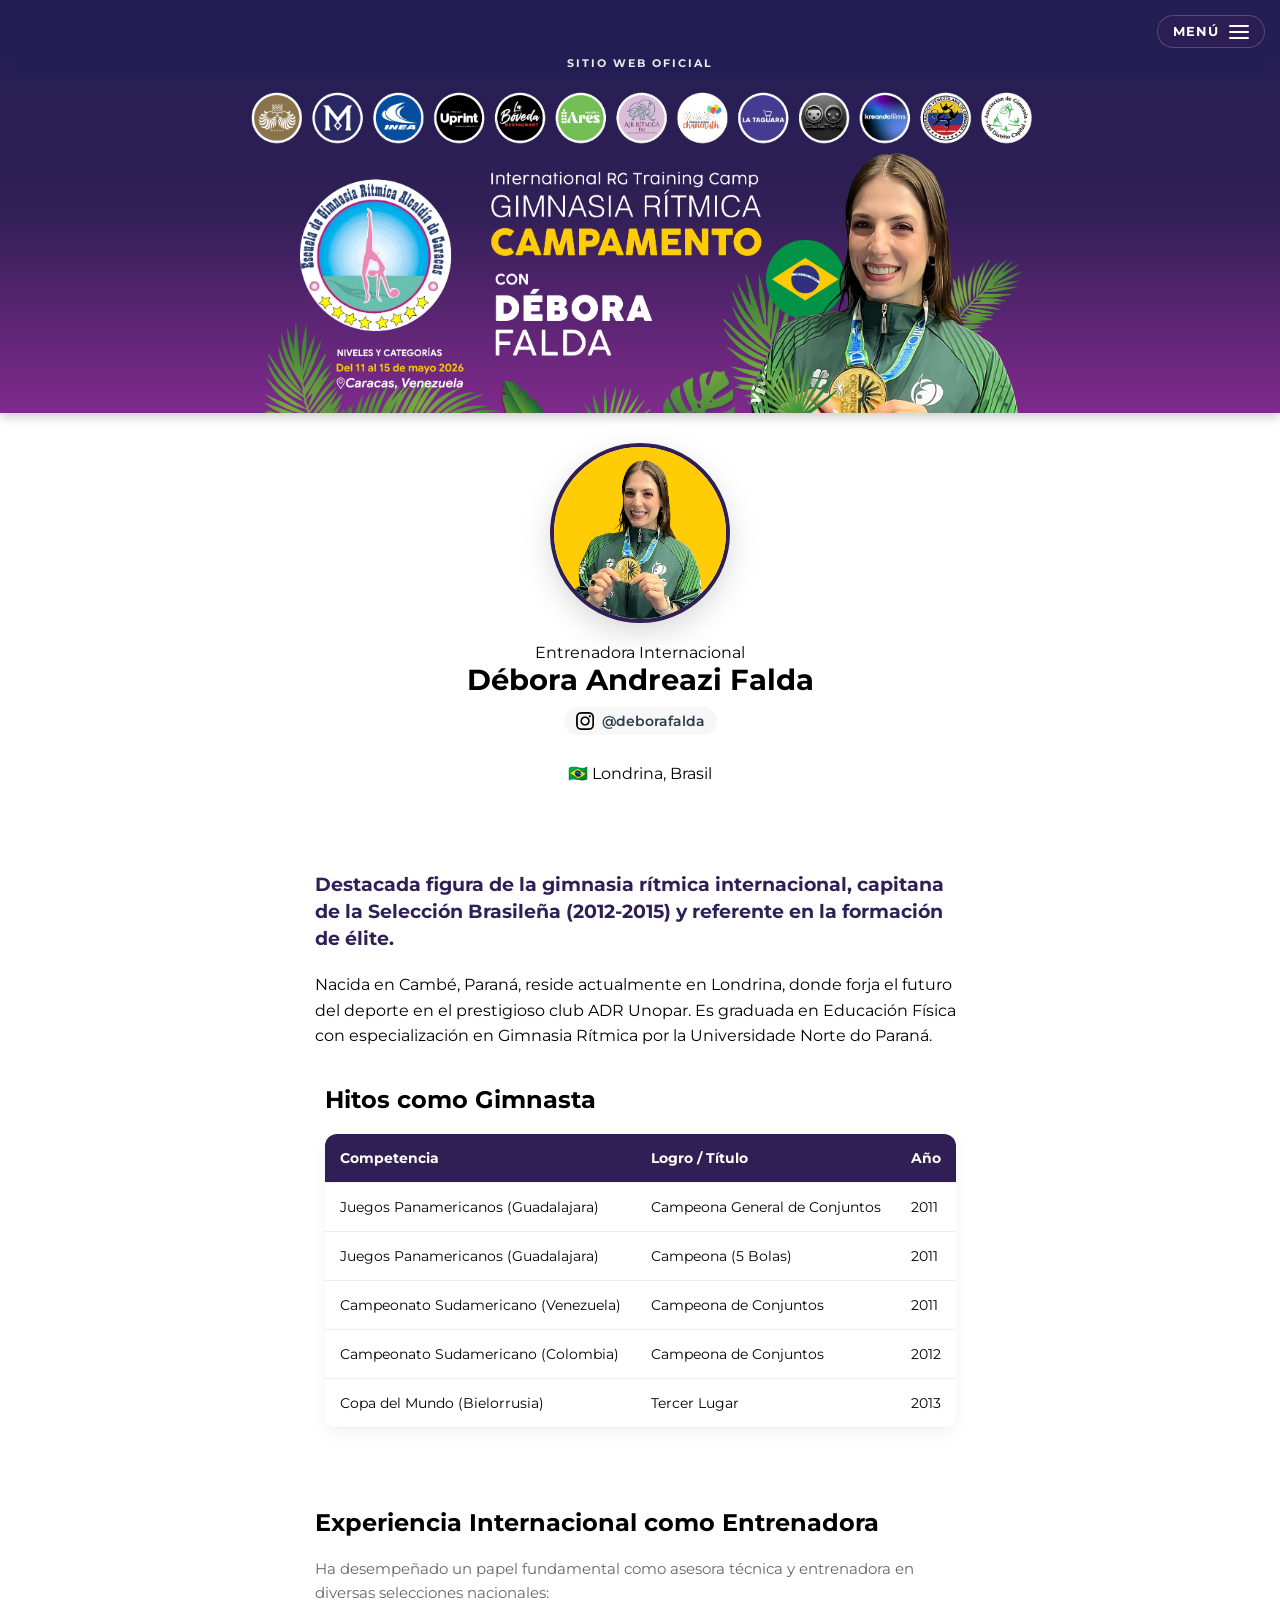
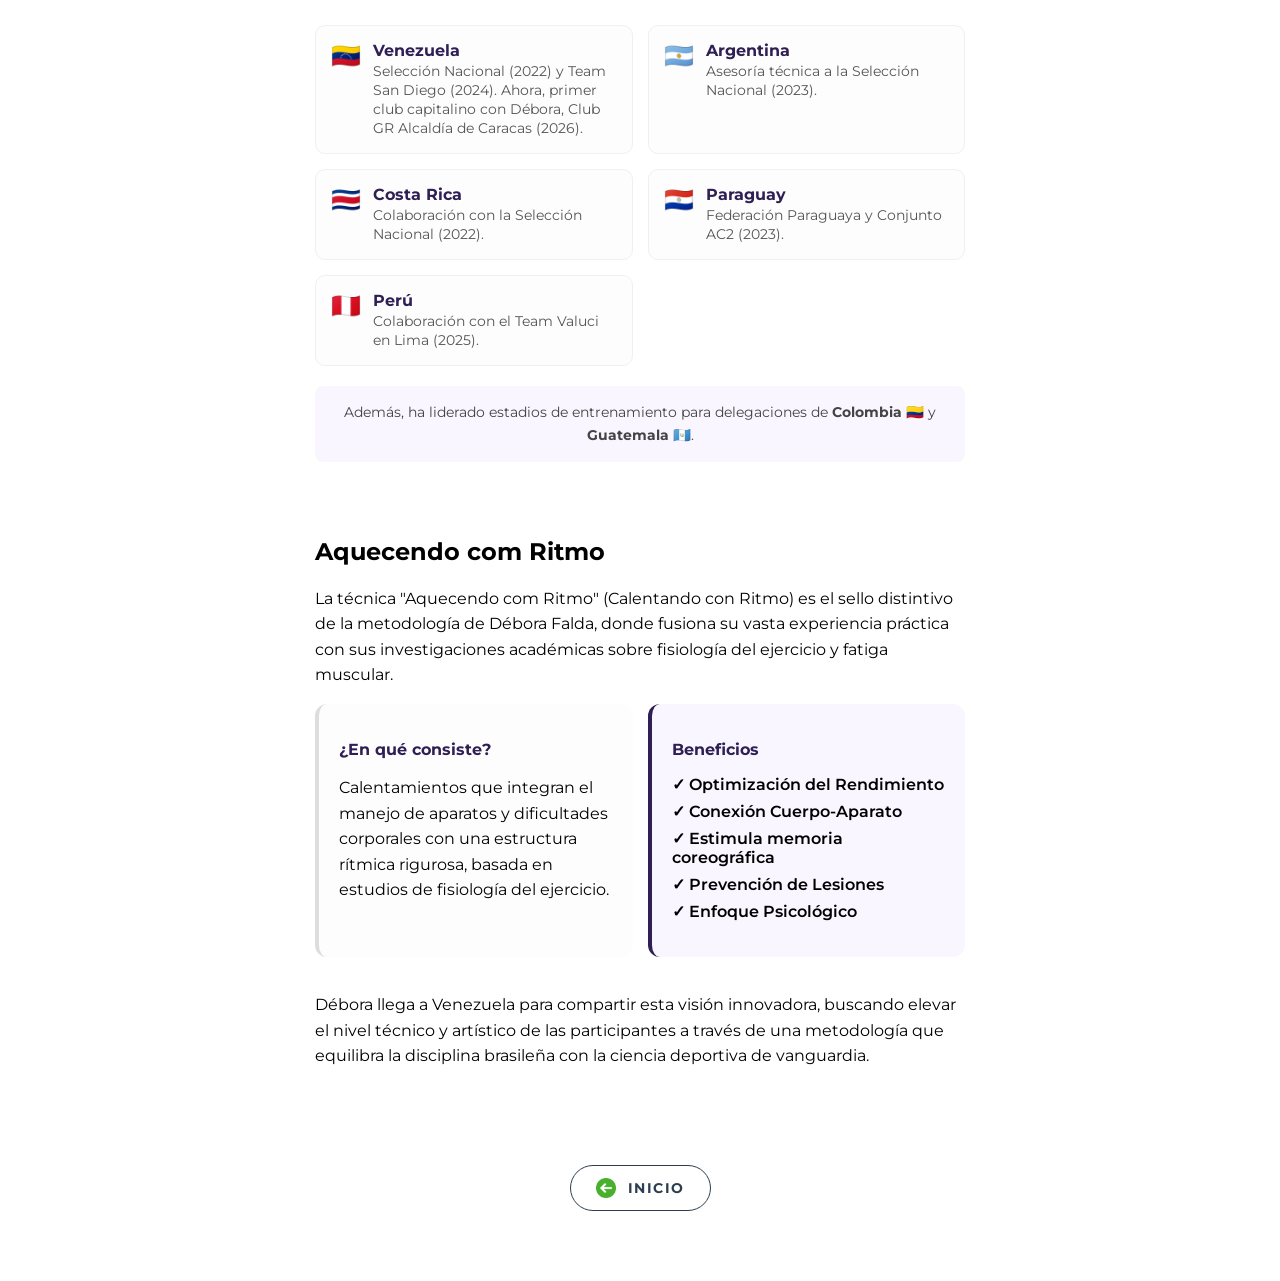
<file: debora.html>
<html>
    <head>

    <!-- Google tag (gtag.js) -->
<script async src="https://www.googletagmanager.com/gtag/js?id=G-EWKTLWK1FV"></script>
<script>
  window.dataLayer = window.dataLayer || [];
  function gtag(){dataLayer.push(arguments);}
  gtag('js', new Date());

  gtag('config', 'G-EWKTLWK1FV');
</script>
    <meta charset="UTF-8">
    <meta name="viewport" content="width=device-width, initial-scale=1.0">
    <title>GR Training Camp 2026 | Débora Falda</title>
    <link rel="stylesheet" href="css/style.css">
    <link rel="stylesheet" href="css/debora.css">
    <link href="https://fonts.googleapis.com/css2?family=Montserrat:wght@400;700&display=swap" rel="stylesheet">
</head>
    <body>

                <div class="menu-toggle" id="mobile-menu">
        <span class="menu-text">MENÚ</span>
        <div class="hamburger-lines">
            <span></span>
            <span></span>
            <span></span>
        </div>
    </div>

<header class="header">
    <span class="top-label">SITIO WEB OFICIAL</span>
    <img src="assets/banner-top.webp" alt="Banner" class="banner-img">
</header>

<nav class="side-menu" id="side-menu">
    <div class="menu-header">
        <img src="assets/logo_alcaldiaccs.png" alt="Logo" class="menu-logo">
    </div>
    <ul class="menu-links">
        <li><a href="index.html"><img src="assets/icons/home.png" alt="Inicio" class="menu-icon">Inicio</a></li>
        <li><a href="cronograma.html"> <img src="assets/icons/calendar.png" alt="Inicio" class="menu-icon">Cronograma</a></li>
        <li><a href="speakers.html"> <img src="assets/icons/speaker.png" alt="Inicio" class="menu-icon">Ponentes</a></li>
        <li><a href="reglas.html"> <img src="assets/icons/rules.png" alt="Inicio" class="menu-icon">Reglamentos y Condiciones</a></li>
        <li><a href="ubicacion.html"> <img src="assets/icons/location.png" alt="Inicio" class="menu-icon">Ubicación</a></li>
        <li><a href="aliados.html"><img src="assets/icons/allies.png" alt="Inicio" class="menu-icon">Aliados</a></li>
        <li><a href="https://drive.google.com/drive/folders/1UGKyO4_4sRdnJH86louaYIsVn2MIFh9n?usp=drive_link" target="_blank"><img src="assets/icons/camera.png" alt="Inicio" class="menu-icon">Fotos</a></li>
        <li><a href="news.html"><img src="assets/icons/news.png" alt="Inicio" class="menu-icon">Noticias/Anuncios</a></li>
        <li><a href="#faq"><img src="assets/icons/qa.png" alt="Inicio" class="menu-icon">Preguntas Frecuentes</a></li>
        <li><a href="#insta"><img src="assets/icons/instagram.png" alt="Inicio" class="menu-icon">Instagram</a></li>
        <li><a href="debora.html"><img src="assets/icons/rg.png" alt="Inicio" class="menu-icon">Sobre Débora</a></li>
        <li><a href="#escuela"><img src="assets/icons/logo-alcaldia.jpg" alt="Inicio" class="menu-icon-special">Sobre el Club</a></li>
    </ul>
</nav>

        
    <main class="container">
    <header class="speaker-profile-hero">
        <div class="profile-image-wrapper">
            <img src="assets/galeria/webp/debora-bio.webp" alt="Débora Falda" class="profile-main-img">
        </div>
        <div class="profile-intro">
            <span class="category">Entrenadora Internacional</span>
            <h1 class="page-title">Débora Andreazi Falda</h1>
            <a href="https://instagram.com/deborafalda" target="_blank" class="profile-social">
        <img src="assets/icons/instagram.png" alt="Instagram" class="social-icon-small">
        <span>@deborafalda</span>
    </a>
            <p class="origin-tag">🇧🇷 Londrina, Brasil</p>
        </div>
    </header>

    <!-- BIOGRAPHY SECTION -->
    <section class="bio-section">
        <p class="highlight-text">
            Destacada figura de la gimnasia rítmica internacional, capitana de la Selección Brasileña (2012-2015) y referente en la formación de élite.
        </p>
        <div class="full-bio">
            <p>Nacida en Cambé, Paraná, reside actualmente en Londrina, donde forja el futuro del deporte en el prestigioso club ADR Unopar. Es graduada en Educación Física con especialización en Gimnasia Rítmica por la Universidade Norte do Paraná.</p>
        </div>
    </section>

    <!-- MODERN TABLE: Hitos Destacados -->
    <section class="achievements-section">
        <h2 class="section-subtitle">Hitos como Gimnasta</h2>
        <div class="table-responsive">
            <table class="modern-table">
                <thead>
                    <tr>
                        <th>Competencia</th>
                        <th>Logro / Título</th>
                        <th>Año</th>
                    </tr>
                </thead>
                <tbody>
                    <tr><td>Juegos Panamericanos (Guadalajara)</td><td>Campeona General de Conjuntos</td><td>2011</td></tr>
                    <tr><td>Juegos Panamericanos (Guadalajara)</td><td>Campeona (5 Bolas)</td><td>2011</td></tr>
                    <tr><td>Campeonato Sudamericano (Venezuela)</td><td>Campeona de Conjuntos</td><td>2011</td></tr>
                    <tr><td>Campeonato Sudamericano (Colombia)</td><td>Campeona de Conjuntos</td><td>2012</td></tr>
                    <tr><td>Copa del Mundo (Bielorrusia)</td><td>Tercer Lugar</td><td>2013</td></tr>
                </tbody>
            </table>
        </div>
    </section>

    <!-- EXPERIENCIA INTERNACIONAL -->
<section class="experience-section">
    <h2 class="section-subtitle">Experiencia Internacional como Entrenadora</h2>
    <p class="section-intro">Ha desempeñado un papel fundamental como asesora técnica y entrenadora en diversas selecciones nacionales:</p>
    
    <div class="countries-grid">
        <div class="country-item">
            <span class="flag">🇻🇪</span>
            <div class="country-details">
                <strong>Venezuela</strong>
                <p>Selección Nacional (2022) y Team San Diego (2024). Ahora, primer club capitalino con Débora, Club GR Alcaldía de Caracas (2026).</p>
            </div>
        </div>
        <div class="country-item">
            <span class="flag">🇦🇷</span>
            <div class="country-details">
                <strong>Argentina</strong>
                <p>Asesoría técnica a la Selección Nacional (2023).</p>
            </div>
        </div>
        <div class="country-item">
            <span class="flag">🇨🇷</span>
            <div class="country-details">
                <strong>Costa Rica</strong>
                <p>Colaboración con la Selección Nacional (2022).</p>
            </div>
        </div>
        <div class="country-item">
            <span class="flag">🇵🇾</span>
            <div class="country-details">
                <strong>Paraguay</strong>
                <p>Federación Paraguaya y Conjunto AC2 (2023).</p>
            </div>
        </div>
        <div class="country-item">
            <span class="flag">🇵🇪</span>
            <div class="country-details">
                <strong>Perú</strong>
                <p>Colaboración con el Team Valuci en Lima (2025).</p>
            </div>
        </div>
    </div>
    
    <p class="extra-info">Además, ha liderado estadios de entrenamiento para delegaciones de <strong>Colombia 🇨🇴</strong> y <strong>Guatemala 🇬🇹</strong>.</p>
</section>


    <section class="innovation-section">
        <div class="innovation-header">
            <h2>Aquecendo com Ritmo</h2>
            <p>La técnica "Aquecendo com Ritmo" (Calentando con Ritmo) es el sello distintivo de la metodología de Débora Falda, donde fusiona su vasta experiencia práctica con sus investigaciones académicas sobre fisiología del ejercicio y fatiga muscular.</p>
        </div>
        <div class="innovation-grid">
            <div class="info-card">
                <h3>¿En qué consiste?</h3>
                <p>Calentamientos que integran el manejo de aparatos y dificultades corporales con una estructura rítmica rigurosa, basada en estudios de fisiología del ejercicio.</p>
            </div>
            <div class="info-card accent">
                <h3>Beneficios</h3>
                <ul class="clean-list">
                    <li>✓ Optimización del Rendimiento</li>
                    <li>✓ Conexión Cuerpo-Aparato</li>
                    <li>✓ Estimula memoria coreográfica</li>
                    <li>✓ Prevención de Lesiones</li>
                    <li>✓ Enfoque Psicológico</li>
                </ul>
            </div>
        </div>
        <br>
        <p>Débora llega a Venezuela para compartir esta visión innovadora, buscando elevar el nivel técnico y artístico de las participantes a través de una metodología que equilibra la disciplina brasileña con la ciencia deportiva de vanguardia.</p>
    </section>

    <!-- BACK TO HOME -->

    <div class="back-home-wrapper">
        <a href="index.html" class="btn-back-home">
            <img src="assets/icons/left-arrow.png" alt="Back" class="back-icon">
            <span>INICIO</span>
        </a>
    </div>
    
</main>
<script src="js/script.js"></script>
    </body>
</html>
</file>
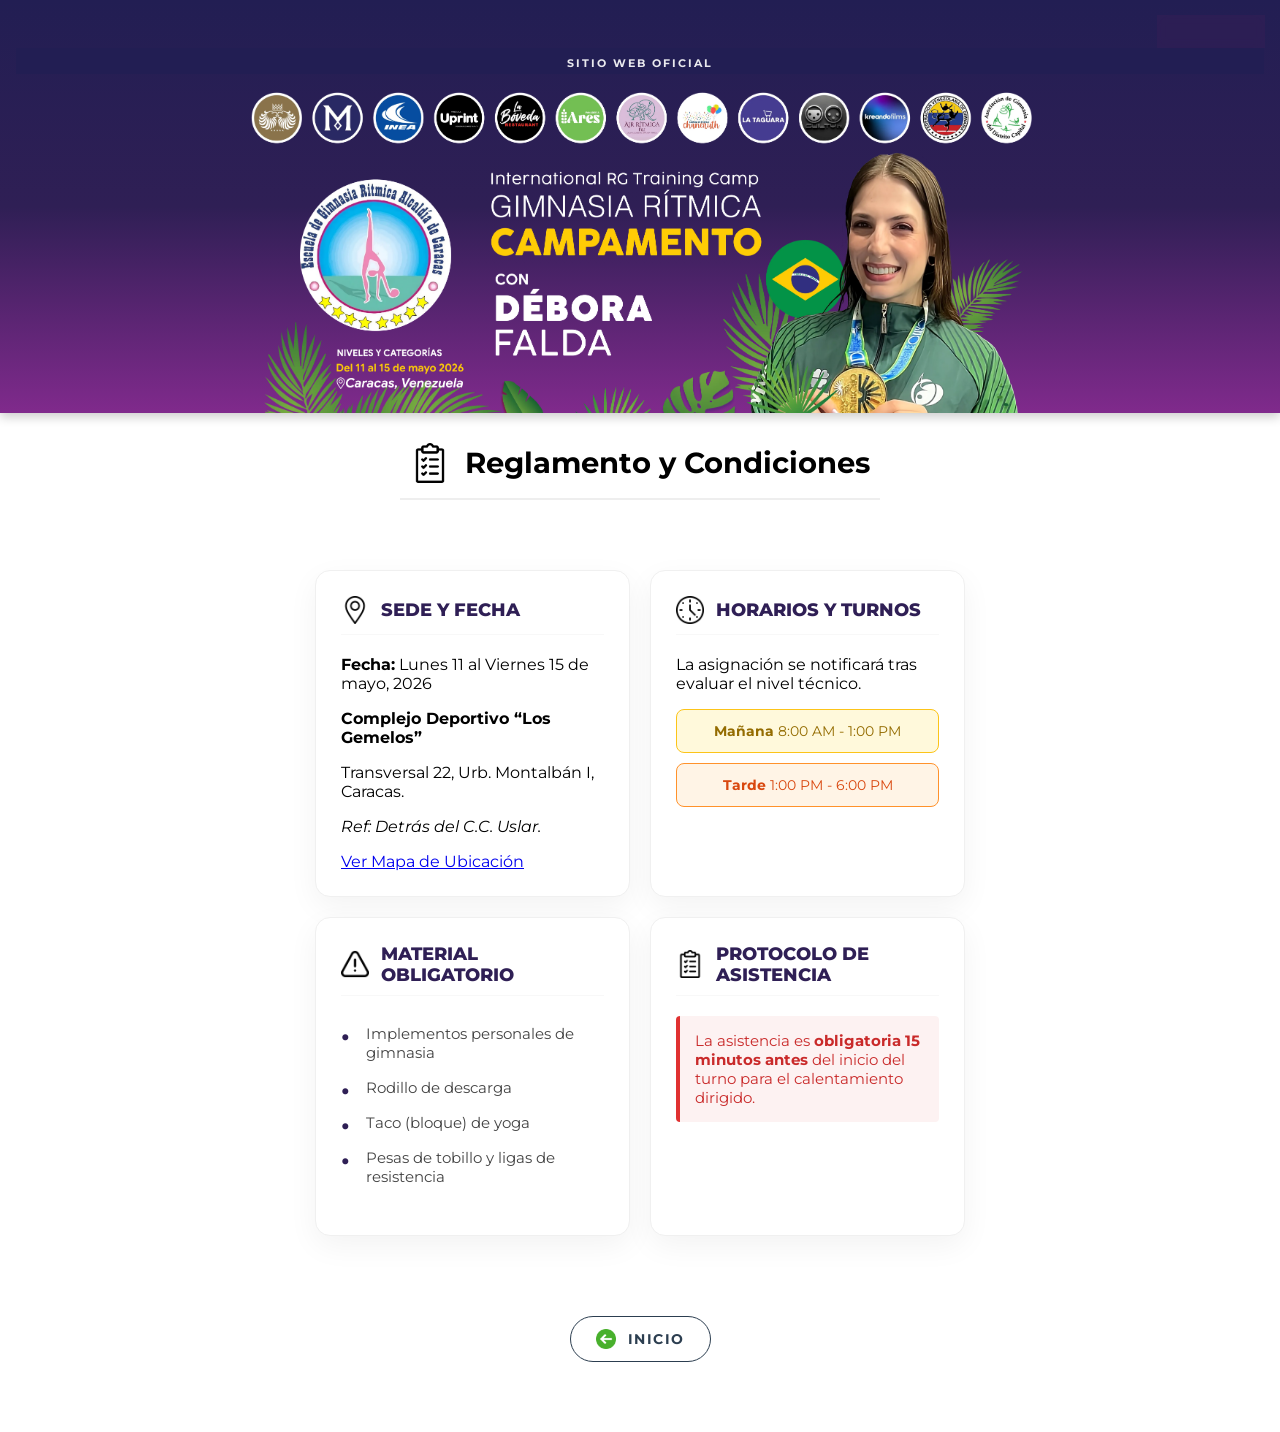
<file: reglas.html>
<html>
    <html lang="es">
<head>
    <meta charset="UTF-8">
    <meta name="viewport" content="width=device-width, initial-scale=1.0">
    <title>GR Training Camp 2026 | Débora Falda</title>
    <link rel="stylesheet" href="css/style.css">
    <link rel="stylesheet" href="css/rules.css">
    <link href="https://fonts.googleapis.com/css2?family=Montserrat:wght@400;700&display=swap" rel="stylesheet">
</head>
    <body>

           <div class="menu-toggle" id="mobile-menu">
        <span class="menu-text">MENÚ</span>
        <div class="hamburger-lines">
            <span></span>
            <span></span>
            <span></span>
        </div>
    </div>

<header class="header">
    <span class="top-label">SITIO WEB OFICIAL</span>
    <img src="assets/banner-top.webp" alt="Banner" class="banner-img">
</header>

<nav class="side-menu" id="side-menu">
    <div class="menu-header">
        <img src="assets/logo_alcaldiaccs.png" alt="Logo" class="menu-logo">
    </div>
    <ul class="menu-links">
        <li><a href="index.html"><img src="assets/icons/home.png" alt="Inicio" class="menu-icon">Inicio</a></li>
        <li><a href="cronograma.html"> <img src="assets/icons/calendar.png" alt="Inicio" class="menu-icon">Cronograma</a></li>
        <li><a href="speakers.html"> <img src="assets/icons/speaker.png" alt="Inicio" class="menu-icon">Ponentes</a></li>
        <li><a href="reglas.html"> <img src="assets/icons/rules.png" alt="Inicio" class="menu-icon">Reglamentos y Condiciones</a></li>
        <li><a href="ubicacion.html"> <img src="assets/icons/location.png" alt="Inicio" class="menu-icon">Ubicación</a></li>
        <li><a href="aliados.html"><img src="assets/icons/allies.png" alt="Inicio" class="menu-icon">Aliados</a></li>
        <li><a href="https://drive.google.com/drive/folders/1UGKyO4_4sRdnJH86louaYIsVn2MIFh9n?usp=drive_link" target="_blank"><img src="assets/icons/camera.png" alt="Inicio" class="menu-icon">Fotos</a></li>
        <li><a href="news.html"><img src="assets/icons/news.png" alt="Inicio" class="menu-icon">Noticias/Anuncios</a></li>
        <li><a href="#faq"><img src="assets/icons/qa.png" alt="Inicio" class="menu-icon">Preguntas Frecuentes</a></li>
        <li><a href="#insta"><img src="assets/icons/instagram.png" alt="Inicio" class="menu-icon">Instagram</a></li>
        <li><a href="debora.html"><img src="assets/icons/rg.png" alt="Inicio" class="menu-icon">Sobre Débora</a></li>
        <li><a href="#escuela"><img src="assets/icons/logo-alcaldia.jpg" alt="Inicio" class="menu-icon-special">Sobre el Club</a></li>
    </ul>
</nav>

        <main class="container">
    <header class="section-header">
        <img src="assets/icons/rules.png" alt="Icono Reglas" class="header-icon">
        <h1 class="page-title">Reglamento y Condiciones</h1>
    </header>

    <section class="rules-grid">
        <!-- TARJETA: LOGÍSTICA -->
        <div class="info-card highlight">
            <div class="card-header">
                <img src="assets/icons/location.png" alt="Cuerda" class="rules-icon">
                <h2>Sede y Fecha</h2>
            </div>
            <div class="card-body">
                <p class="main-info"><strong>Fecha:</strong> Lunes 11 al Viernes 15 de mayo, 2026</p>
                <div class="location-box">
                    <p><strong>Complejo Deportivo “Los Gemelos”</strong></p>
                    <p class="sub-text">Transversal 22, Urb. Montalbán I, Caracas.</p>
                    <p class="ref-text"><em>Ref: Detrás del C.C. Uslar.</em></p>
                    <a href="ubicacion.html">Ver Mapa de Ubicación</a>
                </div>
            </div>
        </div>

        <!-- TARJETA: HORARIOS -->
        <div class="info-card">
            <div class="card-header">
                <img src="assets/icons/clock.png" alt="Hora" class="rules-icon">
                <h2>Horarios y Turnos</h2>
            </div>
            <div class="card-body">
                <p>La asignación se notificará tras evaluar el nivel técnico.</p>
                <div class="shift-grid">
                    <div class="shift-item morning-bg">
                        <strong>Mañana</strong> 8:00 AM - 1:00 PM
                    </div>
                    <div class="shift-item afternoon-bg">
                        <strong>Tarde</strong> 1:00 PM - 6:00 PM
                    </div>
                </div>
            </div>
        </div>

        <!-- TARJETA: MATERIAL OBLIGATORIO -->
        <div class="info-card">
            <div class="card-header">
                <img src="assets/icons/warning.png" alt="ATENCIÓN" class="rules-icon">
                <h2>Material Obligatorio</h2>
            </div>
            <div class="card-body">
                <ul class="material-list">
                    <li>Implementos personales de gimnasia</li>
                    <li>Rodillo de descarga</li>
                    <li>Taco (bloque) de yoga</li>
                    <li>Pesas de tobillo y ligas de resistencia</li>
                </ul>
            </div>
        </div>

        <!-- TARJETA: PROTOCOLO -->
        <div class="info-card accent-border">
            <div class="card-header">
               <img src="assets/icons/rules.png" alt="Cuerda" class="rules-icon">
                <h2>Protocolo de Asistencia</h2>
            </div>
            <div class="card-body">
                <p class="alert-text">
                    La asistencia es <strong>obligatoria 15 minutos antes</strong> del inicio del turno para el calentamiento dirigido.
                </p>
            </div>
        </div>
    </section>


     <div class="back-home-wrapper">
        <a href="index.html" class="btn-back-home">
            <img src="assets/icons/left-arrow.png" alt="Back" class="back-icon">
            <span>INICIO</span>
        </a>
    </div>
</main>
<script src="js/script.js"></script>
    </body>
</html>
</file>
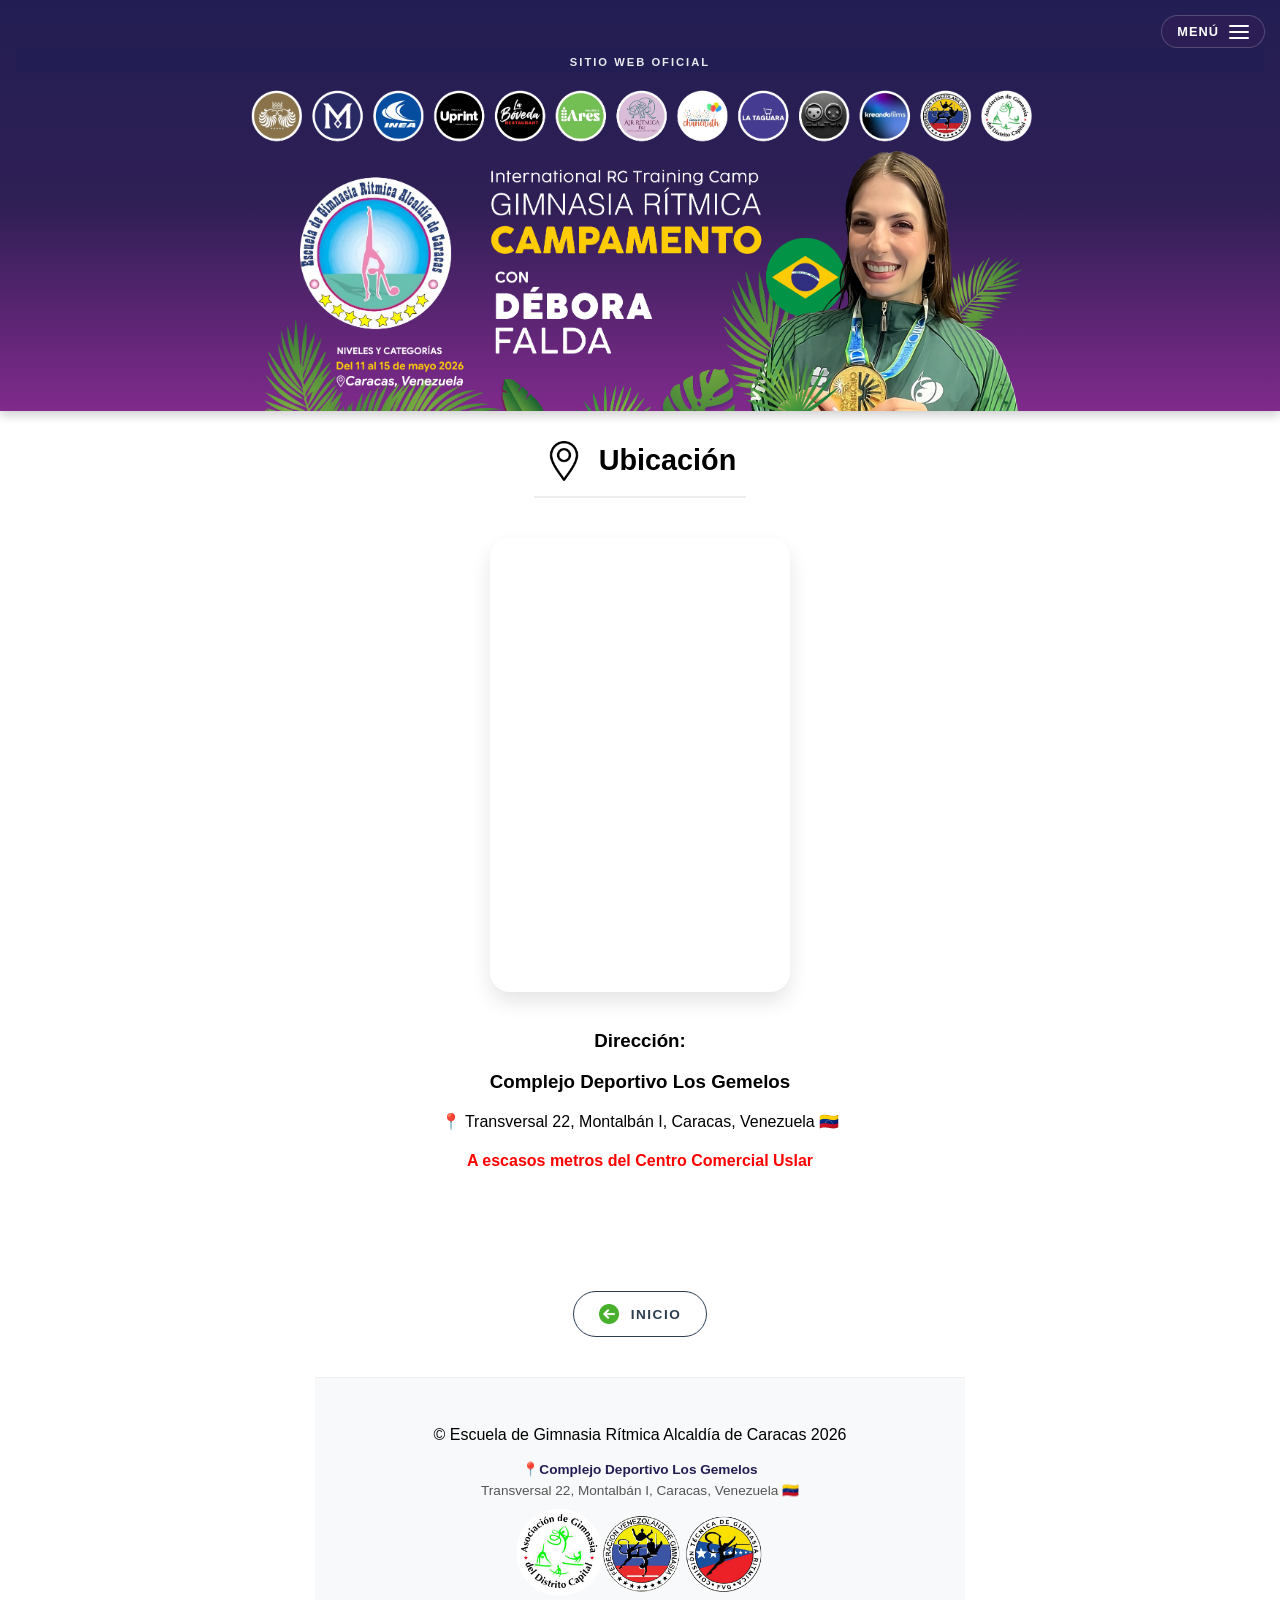
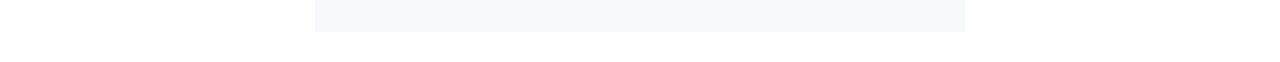
<file: ubicacion.html>
<!DOCTYPE html>
<html lang="es">
<head>
    <meta charset="UTF-8">
    <meta name="viewport" content="width=device-width, initial-scale=1.0">
    <title>GR Training Camp 2026 | Débora Falda</title>
    <link rel="stylesheet" href="css/style.css">
    <link rel="stylesheet" href="css/cronograma.css"> 
</head>
<body>

    <div class="menu-toggle" id="mobile-menu">
        <span class="menu-text">MENÚ</span>
        <div class="hamburger-lines">
            <span></span>
            <span></span>
            <span></span>
        </div>
    </div>

   <header class="header">
    <span class="top-label">SITIO WEB OFICIAL</span>
        <img src="assets/banner-top.webp" alt="Niveles y Categorías - Escuela de Gimnasia Rítmica Alcaldía de Caracas - 11 al 17 de mayo 2026" class="banner-img">
    </header>

    <nav class="side-menu" id="side-menu">
    <div class="menu-header">
        <img src="assets/logo_alcaldiaccs.png" alt="Logo" class="menu-logo">
    </div>
    <ul class="menu-links">
        <li><a href="index.html"><img src="assets/icons/home.png" alt="Inicio" class="menu-icon">Inicio</a></li>
        <li><a href="cronograma.html"> <img src="assets/icons/calendar.png" alt="Inicio" class="menu-icon">Cronograma</a></li>
        <li><a href="speakers.html"> <img src="assets/icons/speaker.png" alt="Inicio" class="menu-icon">Ponentes</a></li>
         <li><a href="reglas.html"> <img src="assets/icons/rules.png" alt="Inicio" class="menu-icon">Reglamentos y Condiciones</a></li>
        <li><a href="ubicacion.html"> <img src="assets/icons/location.png" alt="Inicio" class="menu-icon">Ubicación</a></li>
        <li><a href="aliados.html"><img src="assets/icons/allies.png" alt="Inicio" class="menu-icon">Aliados</a></li>
        <li><a href="https://drive.google.com/drive/folders/1UGKyO4_4sRdnJH86louaYIsVn2MIFh9n?usp=drive_link" target="_blank"><img src="assets/icons/camera.png" alt="Inicio" class="menu-icon">Fotos</a></li>
        <li><a href="news.html"><img src="assets/icons/news.png" alt="Inicio" class="menu-icon">Noticias/Anuncios</a></li>
        <li><a href="#faq"><img src="assets/icons/qa.png" alt="Inicio" class="menu-icon">Preguntas Frecuentes</a></li>
        <li><a href="#faq"><img src="assets/icons/instagram.png" alt="Inicio" class="menu-icon">Instagram</a></li>
        <li><a href="debora.html"><img src="assets/icons/rg.png" alt="Inicio" class="menu-icon">Sobre Débora</a></li>
        <li><a href="#escuela"><img src="assets/icons/logo-alcaldia.jpg" alt="Inicio" class="menu-icon-special">Sobre el Club</a></li>
    </ul>
</nav>

<div class="menu-overlay" id="menu-overlay"></div>
    
    <main class="container">

         <header class="section-header">
            <img src="assets/icons/location.png" alt="News Icon" class="header-icon">
            <h1 class="page-title">Ubicación</h1>
        </header>

        
        <div class="map-container" style="border-radius: 20px; overflow: hidden; box-shadow: 0 10px 20px rgba(0,0,0,0.1);">
            <iframe src="https://www.google.com/maps/embed?pb=!1m18!1m12!1m3!1d3923.27063549528!2d-66.9540796254284!3d10.479318664604678!2m3!1f0!2f0!3f0!3m2!1i1024!2i768!4f13.1!3m3!1m2!1s0x8c2a5f9feb0997e7%3A0xb8a0e0ff8fc57641!2sCentro%20Deportivo%20Los%20Gemelos!5e0!3m2!1sen!2sve!4v1777143481405!5m2!1sen!2sve" width="100%" height="450" style="border:0;" allowfullscreen="" loading="lazy" referrerpolicy="no-referrer-when-downgrade"></iframe>
        </div>
        
        <div class="location-info" style="padding: 20px; text-align: center;">
            <h3>Dirección:</h3>
            <p><h3>Complejo Deportivo Los Gemelos</h3> 📍 Transversal 22, Montalbán I, Caracas, Venezuela 🇻🇪</p>
            <h4 style="color: red;">A escasos metros del Centro Comercial Uslar</h4>
        </div>

        <div class="back-home-wrapper">
    <a href="index.html" class="btn-back-home">
        <img src="assets/icons/left-arrow.png" alt="Back" class="back-icon">
        <span>INICIO</span>
    </a>
</div><footer>
        <p>&copy;  Escuela de Gimnasia Rítmica Alcaldía de Caracas 2026</p>
        <a href="https://maps.app.goo.gl/v8vh84R9nfTWKJ5R6" target="_blank" style="text-decoration: none; color: inherit;">
   <address>
       <strong>📍Complejo Deportivo Los Gemelos</strong><br>
        Transversal 22, Montalbán I, Caracas, Venezuela 🇻🇪
   </address>
</a>
<img src="assets/autorizados_logos.png" alt="Campamento Autorizado por la FVG" class="autorizados-logos">
    </footer>

   

    </main>
 <script src="js/script.js"></script>
</body>
</html>
</file>
<file: css/style.css>
* {
    box-sizing: border-box;
}

:root {
    --deep-blue: #221E53;
    --purple-dark: #2F1F55;
    --magenta: #802A8C;
    --white: #ffffff;
    --light-gray: #f8f9fa;
    --text-main: #2c3e50; 
    --brazil-green: #009C3B;
    --brazil-yellow: #FEDD00;
}

html, body {

    
    max-width: 100%;
    overflow-x: hidden; 
}

body {
    font-family: 'Montserrat', sans-serif;
    background-color: var(--white); 
    margin: 0;
    padding: 0;
    display: flex;
    flex-direction: column;
    min-height: 100vh; 
}

.header {
   background: linear-gradient(to bottom, var(--deep-blue), var(--purple-dark), var(--magenta));
    padding-top: 2rem; 
    padding-bottom: 0 !important;
    text-align: center;
    box-shadow: 0 4px 10px rgba(0,0,0,0.2);
    display: flex;
    flex-direction: column;
    align-items: center;
    width: 100%;
    overflow: hidden;

}.section-header {
    display: flex;
    align-items: center;
    gap: 15px;
    margin-bottom: 40px;
    border-bottom: 2px solid #eee;
    padding-bottom: 15px;
}

.header-icon {
    width: 40px;
    height: 40px;
    object-fit: contain;
}

.page-title {
    font-family: 'Montserrat', sans-serif;
    font-weight: 700;
    font-size: 1.8rem;
    color: var(--header-text);
    margin: 0;
}



.banner-img {
    width: 100%;        
    max-width: 1200px;   
    height: auto;      
    display: block;
    margin: 0 auto; 
}

@media (min-width: 768px) {
    .banner-img {
        max-width: 800px; 
    }
    
    .header {
        padding: 3rem 1rem;
    }
}

.menu-logo{
    width: 50px;
    height: 50px;
}

.container {
    width: 95%;
    max-width: 500px;
    position: relative; 
    overflow: visible;
    z-index: 0;
    box-sizing: border-box;

    display: flex;          
    flex-direction: column; 
    align-items: center; 

    margin: 20px auto;   
    padding-top: 20px;  
}


@media (min-width: 768px) {
    .container {
        margin: 20% auto; 
        padding-top: 60px; 
    }
}

.btn {

    display: block;
    box-sizing: border-box; 
    width: 100%;
    

    font-family: 'Montserrat', sans-serif;
    font-size: 1rem;
    font-weight: 700;
    padding: 1.2rem;
    margin-bottom: 1rem;
    
  
    text-align: center;
    text-decoration: none;
    color: #333;
    background: white;
    border-radius: 12px;
    box-shadow: 0 4px 12px rgba(0,0,0,0.1);
    
   
    border: none;
    cursor: pointer;
    appearance: none;
    -webkit-appearance: none;

    border-left: 8px solid var(--deep-blue); 
    transition: transform 0.2s ease, box-shadow 0.2s ease;
}

/* Grilla de días */
.days-grid {
    display: grid;
    grid-template-columns: repeat(3, 1fr); 
    gap: 10px;
    max-height: 0; 
    overflow: hidden;
    transition: all 0.4s ease-out;
    margin-bottom: 0;
}

.days-grid.active {
    max-height: 400px;
    margin-bottom: 1.5rem; 
    padding-top: 5px;
}


.day-btn {
    aspect-ratio: 1 / 1; 
    background-color: var(--purple-dark);
    color: white;
    display: flex;
    align-items: center;
    justify-content: center;
    border-radius: 8px;
    text-decoration: none;
    font-size: 0.9rem;
    font-weight: bold;
    transition: all 0.3s ease;
}


.day-btn::before {
    content: attr(data-label); 
}

.day-btn:hover {
    background-color: var(--magenta);
    transform: scale(1.05);
}

.day-btn:hover::before {
    content: "IR"; 
}


footer {
    margin-top: auto;
    padding: 2rem 1rem;
    text-align: center;
    background-color: #f8f9fa;
    border-top: 1px solid #eee;
}

address {
    font-style: normal;
    font-size: 0.85rem;
    line-height: 1.5;
    color: #555;
    margin-bottom: 0.5rem;
}

address strong {
    color: var(--deep-blue);
}


.menu-toggle {
    position: fixed;
    top: 15px;
    right: 15px;
    z-index: 1001; 
    cursor: pointer;
    display: flex;
    align-items: center;
    gap: 10px;
    background: rgba(47, 31, 85, 0.8); 
    padding: 8px 15px;
    border-radius: 25px;
    backdrop-filter: blur(5px);
    border: 1px solid rgba(255,255,255,0.2);
}

.menu-text {
    color: #ffffff !important; 
    font-size: 0.8rem;
    font-weight: 700;
    letter-spacing: 1px;
}

.hamburger-lines {
    width: 20px;
    height: 14px;
    display: flex;
    flex-direction: column;
    justify-content: space-between;
}

.hamburger-lines span {
    display: block;
    height: 2px;
    width: 100%;
    background-color: #ffffff; 
    border-radius: 2px;
    transition: all 0.3s ease-in-out;
}

.menu-text {
    color: #ffffff !important; 
    font-size: 0.8rem;
    font-weight: 700;
    letter-spacing: 1px;
}

.hamburger-lines {
    width: 20px;
    height: 14px;
    display: flex;
    flex-direction: column;
    justify-content: space-between;
}

.hamburger-lines span {
    display: block;
    height: 2px;
    width: 100%;
    background-color: #ffffff; 
    border-radius: 2px;
    transition: all 0.3s ease-in-out;
}
/* Menú Lateral */
.side-menu {
    position: fixed;
    top: 0;
    right: -400px; 
    width: 280px;
    height: 100%;
    background: rgba(47, 31, 85, 0.9); 
    backdrop-filter: blur(10px); 
    z-index: 999;
    transition: right 0.4s cubic-bezier(0.175, 0.885, 0.32, 1.275);
    padding: 20px;
    box-shadow: -5px 0 15px rgba(0,0,0,0.3);
}

.side-menu.active { right: 0; }

.menu-links {
    list-style: none;
    padding: 0;
    margin-top: 50px;
}

.menu-links li { margin-bottom: 20px; }

.menu-links a {
    color: white;
    text-decoration: none;
    font-size: 1.1rem;
    font-weight: 700;
    display: block;
    padding: 10px;
    border-radius: 8px;
    transition: background 0.3s;
}

.menu-links a:hover {
    background: rgba(255,255,255,0.1);
}

/* Capa de fondo */
.menu-overlay {
    position: fixed;
    top: 0; left: 0;
    width: 100%; height: 100%;
    background: rgba(0,0,0,0.5);
    backdrop-filter: blur(4px);    
    z-index: 998;                 
    display: none; 
}

.menu-overlay.active { display: block; }

.menu-links a {
    display: flex; 
    align-items: center;
    gap: 12px; 
    padding: 12px;
}

.menu-icon {
    width: 24px;  
    height: 24px;
    object-fit: contain;
    filter: brightness(0) invert(1); 
}

.menu-icon-special {

width: 24px;  
    height: 24px;
    object-fit: contain;
   
}

.menu-icon-arrow {
    
    width: 50px;  
    height: 50px;
    object-fit: contain;
    margin-right: 50px;
}

.side-menu {

    z-index: 999;
    
    overflow-y: auto; 
    max-height: 100vh; 
    display: flex;
    flex-direction: column;

}


body.menu-open {
    overflow: hidden;
}



.hero-slider-container {
    width: 100%;
    padding: 40px 20px;
    background-color: var(--purple-dark); 
    background: linear-gradient(180deg, var(--purple-dark) 0%, var(--deep-blue) 100%);
    display: flex;
    flex-direction: column;
    align-items: center;
}

.slider {
    width: 100%;
    max-width: 900px;
    margin: 0 auto;
    overflow: hidden;
    border-radius: 25px; 
    box-shadow: 0 15px 35px rgba(0,0,0,0.2);
}

.slides {
    display: flex;
    width: 100%; 
    transition: transform 0.8s cubic-bezier(0.45, 0, 0.55, 1);
}

.slides img {
    min-width: 100%; 
    height: 250px;
    object-fit: cover;
    object-position: center;
    aspect-ratio: 16 / 9;
}

@media (min-width: 768px) {
    .slides img {
        height: 400px; 
    }
}

.main-titles {
    text-align: center;
    color: #ffffff !important; 
    background: transparent !important; 
    margin-top: 80px; 
    padding: 30px 20px;
    width: 100%;
    position: relative;
    z-index: 5; 
}

.main-titles h1 {
    font-size: 2rem;
    margin-bottom: 10px;
    font-weight: 700;
    text-shadow: 0 2px 4px rgba(0,0,0,0.3); 
}

.main-titles p {
    font-size: 1.1rem;
    opacity: 0.9;
    font-weight: 300;
    letter-spacing: 1px;
}

.btn-download {
    display: inline-block;
    padding: 10px 20px;
    background: #f0f0f0;
    color: var(--purple-dark);
    text-decoration: none;
    border-radius: 10px;
    font-size: 0.9rem;
    font-weight: bold;
    border: 1px dashed var(--purple-dark);
}

.slider {
    position: relative; 
}

.prev, .next {
    position: absolute;
    top: 50%;
    transform: translateY(-50%);
    background: rgba(255, 255, 255, 0.3);
    color: white;
    border: none;
    padding: 15px;
    cursor: pointer;
    font-size: 20px;
    border-radius: 50%;
    transition: background 0.3s;
    z-index: 10;
}

.prev:hover, .next:hover {
    background: rgba(255, 255, 255, 0.6);
}

.prev { left: 15px; }
.next { right: 15px; }

/* Desktop Rahi */
@media (min-width: 768px) {
    

    header { padding: 10px; }
    header h1 { font-size: 1rem; }

  
    .header-carousel {
        height: 400px; 
    }

    .banner-content {
    
        background-size: cover; 
        background-position: center bottom; 
    }


    .container {
        max-width: 650px;
        margin: -40px auto 30px; 
    }
    
    .days-grid { gap: 10px; }
}

.main-titles {
    text-align: center;
    padding: 30px 20px;
    background: var(--purple-dark); 
    color: white;
}

.map-container iframe {
    width: 100% !important;
    max-width: 100%;
}


.day-selector {
    display: flex;
    justify-content: center;
    flex-wrap: wrap;
    gap: 8px;
    margin-top: 50px; 
    margin-bottom: 25px;
}

.btn-download-flex {
    display: inline-flex; 
    align-items: center;  
    justify-content: center; 
    gap: 10px;            
    padding: 10px 20px;
    text-decoration: none;
}


.btn-icon {
    width: 20px;          
    height: 20px;         
    object-fit: contain;  
}


.btn-download-flex span {
    white-space: nowrap;
}

.top-label {
    display: block;
    width: 100%;
    text-align: center;
    background-color: var(--deep-blue); 
    color: rgba(255, 255, 255, 0.9); 
    font-size: 0.7rem; 
    font-weight: 700;
    letter-spacing: 2px;
    text-transform: uppercase;
    padding: 8px 0 4px 0; 
}

.bento-grid {
    display: grid;
    grid-template-columns: repeat(2, 1fr); 
    gap: 15px;
    padding: 10px;
}

.bento-item {
    display: flex;
    flex-direction: column;
    align-items: center;
    justify-content: center;
    padding: 20px;
    border-radius: 20px; 
    text-decoration: none;
    font-weight: 700;
    color: white;
    font-size: 0.9rem;
    transition: transform 0.2s ease;
    aspect-ratio: 1 / 1; 
    
}

.bento-item img {
    width: 40px;
    height: 40px;
    margin-top: 10px; 
    filter: brightness(0) invert(1); 
}


.item-1, .item-4, .item-5, .item-8, .item-9 { 
    background: linear-gradient(135deg, var(--deep-blue) 0%, var(--magenta) 100%);
}
.item-2, .item-3, .item-6, .item-7 {
     background: linear-gradient(135deg, var(--brazil-green) 0%, var(--deep-blue) 100%);
}


.bento-item:active { transform: scale(0.95); }


.days-grid {
    display: grid;
    grid-template-columns: repeat(3, 1fr); 
    gap: 10px;
    max-height: 0;
    overflow: hidden;
    transition: all 0.5s ease-in-out;
}

.day-card {
    background: var(--purple-dark);
    display: flex;
    flex-direction: column; 
    align-items: center;
    justify-content: center;
    padding: 15px 5px;
    border-radius: 12px;
    text-decoration: none;
    transition: background 0.3s;
}

.day-card img {
    width: 25px; 
    height: auto;
    margin-bottom: 5px;
    filter: brightness(0) invert(1); 
}

.day-card span {
    color: white;
    font-size: 1rem;
    font-weight: 700;
}


.day-card:active {
    background: var(--brazil-green);
}


.countdown-container {
    background-color: #ffffff;
    padding: 0;
    text-align: center;
    width: 100%;
}

.countdown-title {
    color: var(--purple-dark);
    font-size: 1.1rem;
    font-weight: 700;
    margin-bottom: 15px;
    text-transform: uppercase;
    letter-spacing: 1px;
}

.countdown-timer {
    display: flex;
    justify-content: center;
    gap: 15px;
}


.time-unit {
    display: flex;
    flex-direction: column;
    align-items: center;
    min-width: 65px;
}

.time-unit span {
    font-size: 2rem;
    font-weight: 700;
    color: var(--purple-dark);
    line-height: 1;
}

.time-unit small {
    font-size: 0.7rem;
    color: var(--magenta); 
    text-transform: uppercase;
    font-weight: 700;
    margin-top: 5px;
}

.autorizados-logos{
    width: 40%;
    height: 40%;
}

.back-home-wrapper {
    margin: 80px 0 40px; 
    display: flex;
    justify-content: center; 
}

.btn-back-home {
    display: flex;
    align-items: center;
    gap: 12px;
    text-decoration: none;
    padding: 12px 25px;
    border: 1.5px solid var(--text-main); 
    border-radius: 30px; 
    transition: all 0.3s ease;
    
    /* Text Style */
    font-family: 'Montserrat', sans-serif;
    font-weight: 700;
    font-size: 0.85rem;
    letter-spacing: 1.5px;
    color: var(--text-main);
}

.back-icon {
    width: 20px;
    height: auto;
    transition: transform 0.3s ease;
}


.btn-back-home:hover {
    background-color: var(--text-main, #2c3e50); 
    border-color: var(--text-main, #2c3e50);
}

.btn-back-home:hover span {
    color: #ffffff !important; 
}

.btn-back-home:hover .back-icon {
    filter: brightness(0) invert(1); 
}

.main-footer{
   margin-top: 60px;
}

/* Contenedor de cada slide */
.slide-item {
    min-width: 100%;
    position: relative; 
    height: 400px; 
}

.slide-item img {
    width: 100%;
    height: 100%;
    object-fit: cover;
}

/* El botón sobre la imagen */
.slide-overlay {
    position: absolute;
    bottom: 30px;
    left: 50%;
    transform: translateX(-50%);
    z-index: 5;
}

.slide-btn {
    display: inline-block;
    background: #ffffff;
    color: var(--purple-dark);
    padding: 12px 25px;
    border-radius: 50px;
    text-decoration: none;
    font-family: 'Montserrat', sans-serif;
    font-weight: 800;
    font-size: 0.85rem;
    box-shadow: 0 4px 15px rgba(0,0,0,0.3);
    transition: all 0.3s ease;
    text-transform: uppercase;
}

.slide-btn:hover {
    background: var(--purple-dark);
    color: white;
    transform: translateX(-50%) scale(1.05); 
}

/* Ajuste móvil */
@media (max-width: 600px) {
    .slide-item {
        height: 250px; 
    }
    .slide-btn {
        padding: 10px 20px;
        font-size: 0.7rem;
    }
}

.custom-brand-frame-overlay {
    position: absolute;
    top: 12px;
    left: 12px;
    right: 12px;
    bottom: 12px;
    background-size: 100% 100%;
    background-repeat: no-repeat;
    pointer-events: none;
    z-index: 10;
}
</file>
<file: css/confetti.css>
.confetti-canvas-overlay {
    position: fixed;
    top: 0;
    left: 0;
    width: 100vw;
    height: 100vh;
    pointer-events: none; /* Crucial: lets users click buttons through the canvas */
    z-index: 999999;
}


/* Individual Confetti Particle Component */
.confetti-particle {
    position: absolute;
    top: -20px;
    border-radius: 3px; /* Slightly rounded edges for a realistic look */
    pointer-events: none;
    opacity: 0.9;
    /* Hardware acceleration injection */
    transform: translate3d(0, 0, 0); 
    will-change: transform, opacity;
}

/* Luxury Fade Out Effect at the End of Celebration */
.confetti-canvas-overlay.fade-out {
    opacity: 0;
    transition: opacity 1.5s ease-out;
}
</file>
<file: css/popup.css>
.modal-overlay {
        display: none; 
        position: fixed;
        z-index: 10000; 
        left: 0;
        top: 0;
        width: 100%;
        height: 100%;
        background-color: rgba(0, 0, 0, 0.85); 
        backdrop-filter: blur(8px);
        align-items: center;
        justify-content: center;
        opacity: 0;
        transition: opacity 0.5s ease;
    }


    .modal-overlay.active {
        display: flex;
        opacity: 1;
    }

    .modal-container {
        position: relative;
        width: 90%;
        max-width: 420px; 
        animation: modalEntry 0.5s cubic-bezier(0.165, 0.84, 0.44, 1);
    }

    .welcome-image {
        width: 100%;
        height: auto;
        border-radius: 20px;
        box-shadow: 0 25px 50px rgba(0,0,0,0.5);
        display: block;
        border: 2px solid rgba(255, 255, 255, 0.1);
    }

    .close-modal {
        position: absolute;
        top: -45px;
        right: 0;
        color: #ffffff;
        font-size: 40px;
        cursor: pointer;
        line-height: 1;
        transition: transform 0.3s ease;
    }

    .close-modal:hover {
        transform: scale(1.2);
    }

    @keyframes modalEntry {
        from { opacity: 0; transform: scale(0.8) translateY(20px); }
        to { opacity: 1; transform: scale(1) translateY(0); }
    }
</file>
<file: css/livetracker.css>
.live-tracker-container {
    padding: 40px 20px;
    background: #fff;
    border-radius: 20px;
    box-shadow: 0 15px 40px rgba(0,0,0,0.08);
    margin: 20px auto;
    text-align: center;
    width: 100%;
}

.tracker-title {
    display: flex;
    flex-direction: column; 
    align-items: center;
    font-family: 'Montserrat', sans-serif;
    font-weight: 800;
    font-size: 1.3rem;
    color: var(--purple-dark);
    text-transform: uppercase;
    margin-bottom: 45px;
}

.portuguese-subtitle {
    font-family: 'Playfair Display', serif; 
    font-style: italic;
    font-size: 1.2rem; 
    font-weight: 400;
    text-transform: none; 
    color: var(--purple-dark);
    margin-top: 5px; 
    letter-spacing: 0px; 
}

.progress-bar-wrapper {
    display: flex;
    justify-content: space-between;
    position: relative;
    max-width: 100%;
    padding: 0 10px;
}


.progress-line {
    position: absolute;
    top: 15px; 
    left: 10px;
    right: 10px;
    height: 6px;
    background: #e0e0e0;
    z-index: 1;
}

.day-segment {
    position: relative;
    z-index: 2;
    display: flex;
    flex-direction: column;
    align-items: center;
    flex: 1;
}


.status-marker {
    width: 45px;
    height: 45px;
    background: #fff;
    border: 4px solid #e0e0e0;
    border-radius: 50%;
    display: flex;
    align-items: center;
    justify-content: center;
    margin-bottom: 10px;
    transition: all 0.4s ease;
     font-size: 1.2rem; /
}

.day-label {
    font-family: 'Montserrat', sans-serif;
    font-size: 0.9rem;
    font-weight: 700;
    color: #999;
}


.day-segment.completed .status-marker {
    background: #009C3B; 
    border-color: #2ecc71;
}

.day-segment.completed .check-icon {
    color: white;
    font-weight: bold;
    display: block;
}

.day-segment.completed .day-label {
    color: #2ecc71;
}


.day-segment.active .status-marker {
    border-color: var(--purple-dark);
    position: relative;
}

.day-segment.active .day-label {
    color: var(--purple-dark);
}

.day-segment.active .day-label small {
    display: block;
    font-size: 0.6rem;
    color: #e74c3c; 
    animation: blink 1s infinite;
}


.pulse-dot {
    width: 18px;
    height: 18px;
    background: #802A8C;
    border-radius: 50%;
    position: relative;
    z-index: 2;
}

.pulse-dot::after {
    content: '';
    position: absolute;
    top: 50%;
    left: 50%;
    transform: translate(-50%, -50%) translateZ(0);;
    width: 100%;
    height: 100%;
    background: #802A8C;
    border-radius: 50%;
     -webkit-backface-visibility: hidden;
    backface-visibility: hidden;
    animation: simple-pulse 2s infinite ease-out;
    z-index: -1;
}

@keyframes simple-pulse {
    0% {
        transform: translate(-50%, -50%) scale(1);
        opacity: 0.8;
    }
   
    99% {
        transform: translate(-50%, -50%) scale(3.5);
        opacity: 0;
    }
    100% {
        transform: translate(-50%, -50%) scale(3.5);
        opacity: 0;
    }
}


@keyframes blink {
    0%, 100% { opacity: 1; }
    50% { opacity: 0.2; }
}

.day-segment a {
  text-decoration: none;
  color: inherit;        
      
}


.tracker-link {
    text-decoration: none;
    display: flex;
    flex-direction: column;
    align-items: center;
}


.day-badge {
    font-family: 'Montserrat', sans-serif;
    font-weight: 800;
    font-size: 0.8rem;
    padding: 4px 12px;
    border-radius: 20px;
    background: #f0f0f0; 
    color: #888;
    transition: all 0.3s ease;
    margin-top: 5px;
}


.completed .day-badge {
    background: rgba(46, 204, 113, 0.15); 
    color: #27ae60;
}


.active .day-badge {
    background: var(--purple-dark);
    color: white;
    box-shadow: 0 4px 10px rgba(142, 68, 173, 0.3);
    transform: scale(1.1); 
}


.live-text {
    display: block;
    font-size: 0.6rem;
    font-weight: 900;
    color: #e74c3c;
    margin-top: 4px;
    letter-spacing: 1px;
    animation: blink 1s infinite;
}
</file>
<file: css/toast.css>
.toast-container {
    position: fixed;
    bottom: 20px;
    left: 20px; 
    z-index: 10001;
    display: flex;
    flex-direction: column;
    gap: 10px;
    pointer-events: none; 
}

.toast {
    background: rgba(45, 52, 54, 0.95);
    color: white;
    padding: 15px 20px;
    border-radius: 12px;
    font-family: 'Montserrat', sans-serif;
    font-size: 0.85rem;
    font-weight: 600;
    box-shadow: 0 10px 30px rgba(0,0,0,0.3);
    display: flex;
    align-items: center;
    gap: 12px;
    pointer-events: auto; 
    animation: slideInLeft 0.5s cubic-bezier(0.68, -0.55, 0.265, 1.55);
    border-left: 4px solid var(--purple-dark);
}

.toast.fade-out {
    animation: fadeOut 0.5s forwards;
}

@keyframes slideInLeft {
    from { transform: translateX(-120%); opacity: 0; }
    to { transform: translateX(0); opacity: 1; }
}

@keyframes fadeOut {
    to { transform: translateX(-20px); opacity: 0; }
}
</file>
<file: css/aliados.css>
.allies-grid {
    display: grid;
    grid-template-columns: repeat(auto-fit, minmax(280px, 1fr));
    gap: 25px;
    margin-top: 40px;
}

.ally-card {
    background: #fff;
    border-radius: 20px;
    padding: 20px;
    box-shadow: 0 10px 30px rgba(0,0,0,0.05);
    border: 1px solid #f0f0f0;
    text-align: center;
    transition: transform 0.3s ease;
}

.ally-card:hover {
    transform: translateY(-8px);
    box-shadow: 0 15px 35px rgba(0,0,0,0.1);
}


.logo-box {
    width: 100%;
    height: 160px;
    background: #fdfdfd;
    border-radius: 15px;
    display: flex;
    align-items: center;
    justify-content: center;
    margin-bottom: 15px;
    overflow: hidden;
    border: 1px solid #f8f8f8;
}

.ally-logo {
    max-width: 85%;
    max-height: 85%;
    object-fit: contain; 
}

/* Text and Links */
.ally-instagram {
    display: flex;
    align-items: center;
    justify-content: center;
    gap: 8px;
    margin-bottom: 6px;
}

.mini-icon {
    width: 16px;
    height: 16px;
}

.ally-instagram a {
    font-family: 'Montserrat', sans-serif;
    font-weight: 700;
    font-size: 0.9rem;
    color: var(--text-main);
    text-decoration: none;
}

.ally-web {
    display: block;
    font-size: 0.8rem;
    color: var(--accent); 
    text-decoration: none;
    font-weight: 500;
}
</file>
<file: css/cronograma.css>
.schedule-wrapper {
    margin-top: 20px;
}


.schedule-item {
    width: 100%;
    margin-bottom: 25px;
    border: 1px solid #eee;
    border-radius: 15px;
    overflow: hidden; 
    background: #fff;
    box-shadow: 0 4px 15px rgba(0,0,0,0.05);
}

.schedule-header {
    background: var(--purple-dark);
    color: white;
    padding: 12px 20px;
    display: flex;
    justify-content: space-between; 
    align-items: center;
    width: 100%;
    box-sizing: border-box;
}



.time-col {
    background: var(--purple-dark);
    color: white;
    padding: 15px 20px;
    display: flex;
    align-items: center; 
    justify-content: space-between; 
    border-radius: 12px 12px 0 0;
}


.activity-label {
    font-family: 'Montserrat', sans-serif;
    font-weight: 800; 
    font-size: 1.2rem; 
    text-transform: uppercase;
    letter-spacing: 2px;
    flex: 1; 
    text-align: center;
}

.activity-label {
    font-family: 'Montserrat', sans-serif;
    font-weight: 800;
    font-size: 1.2rem;
    letter-spacing: 1px;
}


.period-container {
    display: flex;
    gap: 8px;
}


.schedule-period {
    flex: 0 0 50px;
    height: 50px;
    display: flex;
    align-items: center;
    justify-content: center;
    border-radius: 10px;
    font-family: 'Montserrat', sans-serif;
    font-weight: 700;
    font-size: 1.3rem;
    box-sizing: border-box;
}


.morning {
    background-color: #fff9db;
    border: 2px solid #fcc419;
    color: #946c00;
}

/* Afternoon Style */
.afternoon {
    background-color: #fff4e6;
    border: 2px solid #ff922b;
    color: #d9480f;
}

.period-initial {
    line-height: 1;
}

.period-box {
    width: 32px;
    height: 32px;
    border-radius: 6px;
    display: flex;
    align-items: center;
    justify-content: center;
    font-weight: 700;
    font-size: 0.9rem;
}


.activity-col {
    padding: 15px;
    flex-grow: 1;
}

.activity-col h3 {
    margin: 5px 0;
    font-size: 1rem;
    color: var(--deep-blue);
}

.activity-col p {
    margin: 0;
    font-size: 0.85rem;
    color: #666;
}

.activity-details {
    padding: 24px; 
    text-align: left;
    background: #ffffff;
    display: flex;
    flex-direction: column;
    gap: 8px; 
}

.activity-details h3 {
    font-family: 'Montserrat', sans-serif;
    font-size: 1.3rem;
    font-weight: 800;
    color: #1a1a2e; 
    margin: 0;
}

.activity-details p {
    font-size: 0.95rem;
    line-height: 1.6; 
    color: #555;
    margin: 8px 0 0 0;
    font-weight: 400;
    text-align: justify;
}

.category {
    display: inline-block;
    font-family: 'Montserrat', sans-serif;
    font-size: 0.7rem;
    font-weight: 800;
    text-transform: uppercase;
    letter-spacing: 1px;
    color: #a32cc4; 
    background: rgba(163, 44, 196, 0.08); 
    padding: 4px 10px;
    border-radius: 4px;
    width: fit-content; 
    margin-bottom: 4px;
}


.category.gold {
    background: #fff3cd;
    color: #856404;
}


.schedule-item.special {
    border-left-color: var(--magenta);
    background: #fff9ff;
}


@media (max-width: 480px) {
    .schedule-item {
        flex-direction: column; 
    }
    .time-col {
        width: 100%;
        padding: 5px;
    }
}


.schedule-day-container {
    display: none;
    opacity: 0;
    transition: opacity 0.4s ease;
}


.schedule-day-container.active {
    display: block;
    opacity: 1;
}


.day-selector {
    display: flex;
    flex-wrap: wrap; 
    gap: 8px;
    justify-content: center;
    margin-bottom: 20px;
}

.filter-btn {
    padding: 8px 15px;
    border: 2px solid var(--purple-dark);
    background: white;
    color: var(--purple-dark);
    border-radius: 20px;
    cursor: pointer;
    font-weight: bold;
    font-family: 'Montserrat', sans-serif;
    transition: all 0.3s ease;
}

.filter-btn.active {
    background: var(--purple-dark);
    color: white;
}

.header-slim {
    background: linear-gradient(135deg, var(--deep-blue), var(--purple-dark), var(--magenta));
    padding: 4rem 1rem 2rem;
    text-align: center;
    color: white;
    border-bottom-left-radius: 40px;
    border-bottom-right-radius: 40px;
    box-shadow: 0 10px 20px rgba(0,0,0,0.1);
    margin-bottom: -30px; 
}

.schedule-header h2 {
    color: var(--deep-blue);
    font-size: 1.8rem;
    margin-bottom: 5px;
}

@keyframes slideUpFade {
    from {
        opacity: 0;
        transform: translateY(30px);
    }
    to {
        opacity: 1;
        transform: translateY(0);
    }
}

.schedule-item {
    animation: slideUpFade 0.5s ease forwards;
}


.schedule-item:nth-child(1) { animation-delay: 0.1s; }
.schedule-item:nth-child(2) { animation-delay: 0.2s; }
.schedule-item:nth-child(3) { animation-delay: 0.3s; }

.title-with-icon {
    display: flex;
    align-items: center; 
    gap: 12px;           
    margin-top: 4px;
}

.apparatus-icon {
    width: 28px;       
    height: 28px;
    object-fit: contain;
    
   
}

.schedule-legend {
    display: flex;
    justify-content: center;
    gap: 40px; 
    margin: 25px 0;
    padding: 15px;
    border-top: 1px solid #f0f0f0;
}

.legend-item {
    display: flex;
    align-items: center;
    gap: 12px;
}

.legend-text {
    display: flex;
    flex-direction: column; 
}


.legend-item span {
    font-family: 'Montserrat', sans-serif;
    font-size: 0.85rem;
    font-weight: 600;
    color: #666;
    text-transform: uppercase;
    letter-spacing: 0.5px;
}


.schedule-legend .period-box {
    width: 28px;
    height: 28px;
    font-size: 0.8rem;
    border-radius: 5px;
}

.period-name {
    font-family: 'Montserrat', sans-serif;
    font-size: 0.8rem;
    font-weight: 800;
    text-transform: uppercase;
    color: var(--text-main);
    letter-spacing: 0.5px;
}

.period-time {
    font-family: 'Montserrat', sans-serif;
    font-size: 0.75rem;
    font-weight: 500;
    color: #888;
}
.schedule-legend .period-box {
    width: 32px;
    height: 32px;
    flex-shrink: 0;
}

.speaker-tag-wrapper {
    display: flex;
    align-items: center;
    gap: 8px; 
    margin-bottom: 8px;
}

.tag-avatar {
    width: 48px; 
    height: 48px;
    border-radius: 50%; 
    object-fit: cover;
    border: 1px solid rgba(163, 44, 196, 0.2); 
}

.category {
    margin-bottom: 0 !important; 
    display: inline-block;
    font-family: 'Montserrat', sans-serif;
    font-size: 0.7rem;
    font-weight: 800;
    text-transform: uppercase;
    letter-spacing: 1px;
    color: #a32cc4;
    background: rgba(163, 44, 196, 0.08);
    padding: 4px 10px;
    border-radius: 4px;
}
</file>
<file: css/debora.css>
/* Hero Profile Styles */
.speaker-profile-hero {
    text-align: center;
    margin-bottom: 40px;
}

.profile-image-wrapper {
    width: 180px;
    height: 180px;
    margin: 0 auto 20px;
    border-radius: 50%;
    overflow: hidden;
    border: 4px solid var(--purple-dark);
    box-shadow: 0 10px 30px rgba(0,0,0,0.15);
}

.profile-main-img {
    width: 100%;
    height: 100%;
    object-fit: cover;
}

.highlight-text {
    font-size: 1.2rem;
    font-weight: 700;
    color: var(--purple-dark);
    line-height: 1.4;
    margin-bottom: 20px;
}


.table-responsive {
    overflow-x: auto;
    margin: 20px 0;
    border-radius: 12px;
    box-shadow: 0 5px 15px rgba(0,0,0,0.05);
}

.modern-table {
    width: 100%;
    border-collapse: collapse;
    background: white;
    font-size: 0.9rem;
}

.modern-table thead {
    background: var(--purple-dark);
    color: white;
}

.modern-table th, .modern-table td {
    padding: 15px;
    text-align: left;
    border-bottom: 1px solid #eee;
}

.modern-table tbody tr:hover {
    background-color: #f9f6ff;
}


.innovation-grid {
    display: grid;
    grid-template-columns: 1fr;
    gap: 15px;
}

@media (min-width: 768px) {
    .innovation-grid { grid-template-columns: 1fr 1fr; }
}

.info-card {
    background: #fdfdfd;
    padding: 20px;
    border-radius: 12px;
    border-left: 4px solid #ddd;
}

.info-card.accent {
    border-left-color: var(--purple-dark);
    background: #f9f6ff;
}

.info-card h3 {
    font-family: 'Montserrat', sans-serif;
    font-size: 1rem;
    margin-bottom: 10px;
    color: var(--purple-dark);
}

.clean-list {
    list-style: none;
    padding: 0;
}

.clean-list li {
    margin-bottom: 8px;
    font-weight: 600;
}
.experience-section {
    margin: 40px 0;
}

.section-intro {
    font-size: 0.95rem;
    color: #666;
    margin-bottom: 20px;
}

.countries-grid {
    display: grid;
    grid-template-columns: 1fr; 
    gap: 15px;
}

@media (min-width: 600px) {
    .countries-grid {
        grid-template-columns: 1fr 1fr; 
    }
}

.country-item {
    display: flex;
    align-items: flex-start;
    gap: 12px;
    padding: 15px;
    background: #fdfdfd;
    border-radius: 10px;
    border: 1px solid #f0f0f0;
}

.flag {
    font-size: 1.5rem;
}

.country-details strong {
    display: block;
    font-family: 'Montserrat', sans-serif;
    color: var(--purple-dark);
    font-size: 1rem;
    margin-bottom: 2px;
}

.country-details p {
    font-size: 0.85rem;
    margin: 0;
    color: #555;
    line-height: 1.4;
}

.extra-info {
    margin-top: 20px;
    font-size: 0.9rem;
    text-align: center;
    padding: 15px;
    background: #f9f6ff;
    border-radius: 8px;
    color: #444;
}

.profile-social {
    display: inline-flex;
    align-items: center;
    gap: 8px;
    text-decoration: none;
    margin: 10px 0;
    padding: 5px 12px;
    background: rgba(0, 0, 0, 0.03); 
    border-radius: 20px;
    transition: all 0.3s ease;
}

.profile-social span {
    font-family: 'Montserrat', sans-serif;
    font-weight: 600;
    font-size: 0.85rem;
    color: var(--text-main);
}

.social-icon-small {
    width: 18px; 
    height: 18px;
    object-fit: contain;
}

.profile-social:hover {
    background: rgba(142, 68, 173, 0.1); 
    transform: translateY(-2px);
}

.profile-social:hover span {
    color: var(--purple-dark);
}

p{
    line-height:1.6;
}
</file>
<file: css/rules.css>
.rules-grid {
    display: grid;
    grid-template-columns: 1fr; 
    gap: 20px;
    margin-top: 30px;
}

@media (min-width: 768px) {
    .rules-grid {
        grid-template-columns: repeat(2, 1fr); 
    }
}

.info-card {
    background: #fff;
    border-radius: 15px;
    padding: 25px;
    box-shadow: 0 10px 30px rgba(0,0,0,0.05);
    border: 1px solid #f0f0f0;
    transition: transform 0.3s ease;
}

.info-card:hover {
    transform: translateY(-5px);
}

.card-header {
    display: flex;
    align-items: center;
    gap: 12px;
    margin-bottom: 20px;
    border-bottom: 1px solid #f8f8f8;
    padding-bottom: 10px;
}

.card-header h2 {
    font-family: 'Montserrat', sans-serif;
    font-size: 1.1rem;
    font-weight: 800;
    text-transform: uppercase;
    color: var(--purple-dark);
    margin: 0;
}


.shift-grid {
    display: flex;
    flex-direction: column;
    gap: 10px;
    margin-top: 15px;
}

.shift-item {
    padding: 12px;
    border-radius: 8px;
    font-size: 0.9rem;
    text-align: center;
}

.morning-bg { background: #fff9db; border: 1px solid #fcc419; color: #946c00; }
.afternoon-bg { background: #fff4e6; border: 1px solid #ff922b; color: #d9480f; }

/* Lista de materiales */
.material-list {
    list-style: none;
    padding: 0;
}

.material-list li {
    padding: 8px 0;
    padding-left: 25px;
    position: relative;
    font-size: 0.95rem;
    color: #444;
}

.material-list li::before {
    content: '•';
    color: var(--purple-dark);
    font-weight: bold;
    position: absolute;
    left: 0;
    font-size: 1.5rem;
    line-height: 1;
}

.alert-text {
    background: #fdf2f2;
    padding: 15px;
    border-left: 4px solid #e03131;
    border-radius: 4px;
    color: #c92a2a;
    font-size: 0.95rem;
}


.channel-links {
    display: flex;
    flex-direction: column;
    gap: 10px;
    margin-top: 15px;
}

.channel-btn {
    display: block;
    padding: 10px;
    text-align: center;
    background: #f8f9fa;
    border: 1px solid #ddd;
    border-radius: 8px;
    text-decoration: none;
    color: var(--text-main);
    font-family: 'Montserrat', sans-serif;
    font-weight: 700;
    font-size: 0.85rem;
    transition: all 0.3s ease;
}

.channel-btn:hover {
    background: var(--purple-dark);
    color: white;
    border-color: var(--purple-dark);
}


.parent-card {
    background: linear-gradient(to bottom right, #ffffff, #faf5ff);
    border: 1px solid #e9d8fd;
}

.parent-reminders {
    list-style: none;
    padding: 0;
}

.parent-reminders li {
    padding: 10px 0;
    border-bottom: 1px dashed #e2e8f0;
    font-size: 0.9rem;
    color: #555;
    line-height: 1.5;
}

.parent-reminders li:last-child {
    border-bottom: none;
}

.card-icon-small {
    width: 24px;
    height: 24px;
    object-fit: contain;
}

.rules-icon{

    width: 28px;        
    height: 28px;
    object-fit: contain;

}
</file>
